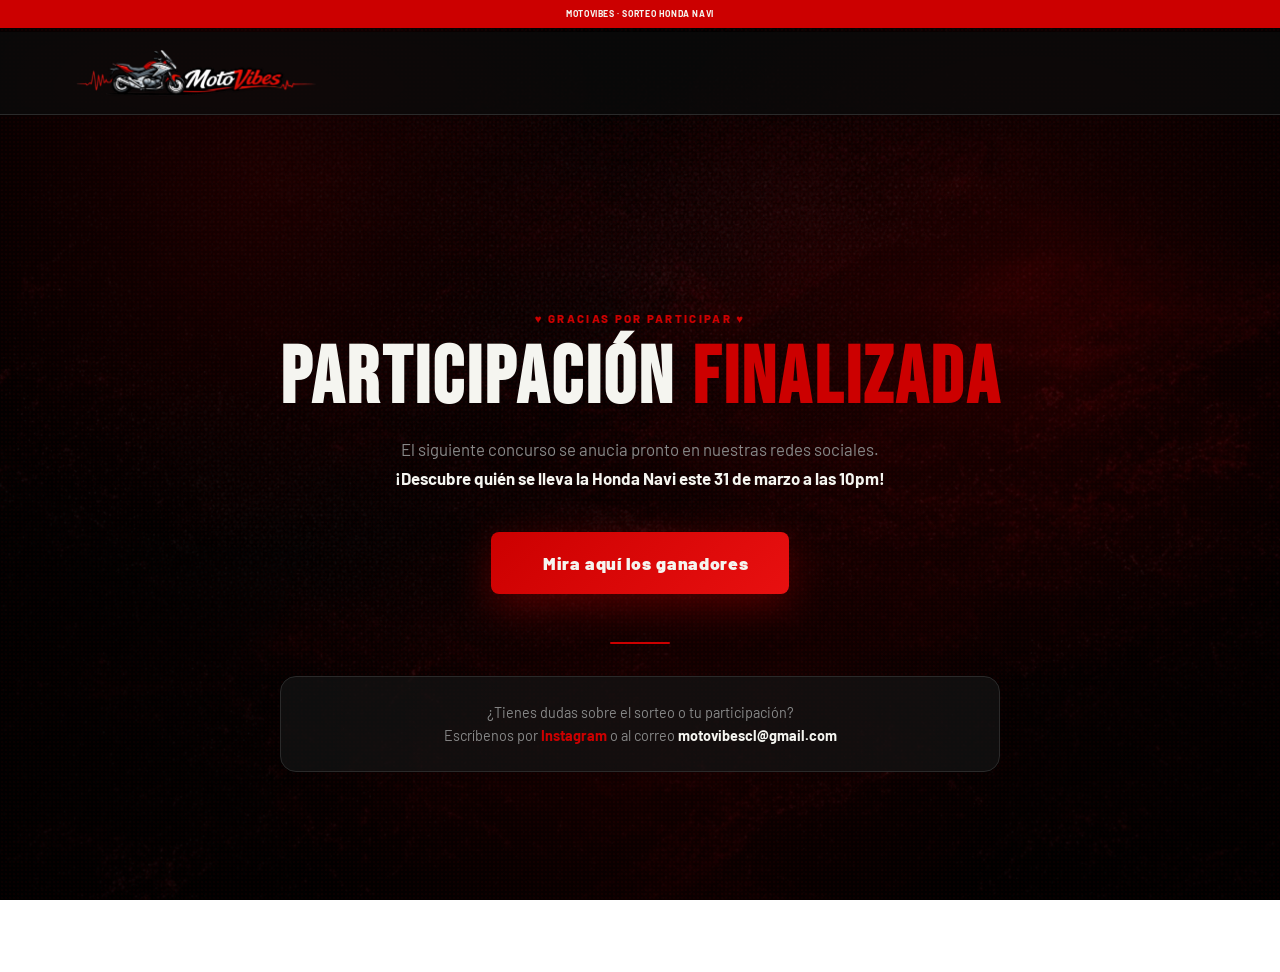
<file: index.html>
<!DOCTYPE html>
<html lang="es" dir="ltr">
<head>
  <meta charset="UTF-8">
  <meta http-equiv="X-UA-Compatible" content="IE=edge">
    <link rel="icon" type="image/png" href="images/favicon.png">
  <!-- SEO -->
  <meta name="description" content="Compra stickers y participa automáticamente en el sorteo de una moto Honda Navi.">
  <meta name="keywords" content="stickers Honda Navi, sorteo moto Chile, stickers moto Chile, MotoVibes, ganar moto, sorteo Honda">
  <meta name="author" content="MotoVibes">
  <meta name="robots" content="index, follow">
  <link rel="canonical" href="https://motovibes.cl/">

  <!-- Open Graph (redes sociales) -->
  <meta property="og:type" content="website">
  <meta property="og:url" content="https://motovibes.cl/">
  <meta property="og:title" content="MotoVibes — Compra stickers y gana una moto!">
  <meta property="og:description" content="Cada sticker tiene un código único. El día del sorteo uno de esos códigos se lleva la moto. ¿Será el tuyo?">
  <meta property="og:image" content="https://motovibes.cl/images/Logo1.png">
  <meta property="og:locale" content="es_CL">
  <meta property="og:site_name" content="MotoVibes">

  <!-- Twitter Card -->
  <meta name="twitter:card" content="summary_large_image">
  <meta name="twitter:title" content="MotoVibes — Compra stickers y gana una Honda Navi">
  <meta name="twitter:description" content="Cada sticker tiene un código único. El día del sorteo uno de esos códigos se lleva la moto.">
  <meta name="twitter:image" content="https://motovibes.cl/images/Logo1.png">
  <meta name="viewport" content="width=device-width, initial-scale=1.0, viewport-fit=cover">

  <title>MotoVibes - MotoVibes.cl</title>

  <meta name="description" content="Compra stickers y participa por una honda Navi">
  <meta name="theme-color" content="#CC0000">

  <meta property="og:title" content="MotoVibes">
  <meta property="og:description" content="Compra stickers y participa por una honda Navi">
  <meta property="og:type" content="website">

  <link rel="preconnect" href="https://fonts.googleapis.com">
  <link rel="preconnect" href="https://fonts.gstatic.com" crossorigin>
  <link
    href="https://fonts.googleapis.com/css2?family=Bebas+Neue&family=Barlow:wght@400;500;600;700;900&family=Barlow+Condensed:wght@700;900&display=swap"
    rel="stylesheet"
    media="print"
    onload="this.media='all'"
  >
  <noscript>
    <link href="https://fonts.googleapis.com/css2?family=Bebas+Neue&family=Barlow:wght@400;500;600;700;900&family=Barlow+Condensed:wght@700;900&display=swap" rel="stylesheet">
  </noscript>

  <link rel="stylesheet" href="styles.css">
</head>
<body>

<a href="#contenido-principal" class="skip">Saltar al contenido principal</a>

<!-- ══ TOPBAR ══════════════════════════════════════════ -->
<div class="topbar" role="complementary" aria-label="Información de la tienda">
  Participa por tu Navi · Pago seguro Flow · 
</div>

<!-- ══ HEADER ══════════════════════════════════════════ -->
<header role="banner">
  <nav aria-label="Navegación principal">
    <a href="#" class="nav-logo" aria-label="MotoVibes — Inicio">
      <img src="images/Logo1.png" alt="MotoVibes logo">
    </a>

    <ul class="nav-links" role="list">
      <li><a href="#como-funciona">¿Cómo funciona?</a></li>
      <li><a href="#pago-flow">Pago Flow</a></li>
    </ul>

    <button
      class="cart-btn"
      id="cart-open"
      type="button"
      aria-label="Abrir carrito de compras"
      aria-expanded="false"
      aria-controls="sidebar"
    >
      🛒 Carrito
      <span class="cart-badge" id="cart-badge" aria-live="polite" aria-atomic="true">0</span>
    </button>
  </nav>
</header>

<!-- ══ CONTENIDO PRINCIPAL ══════════════════════════════ -->
<main id="contenido-principal">

  <!-- ── Hero ─────────────────────────────────────────── -->
  <section class="hero" aria-labelledby="hero-titulo">
    <div class="hero-inner hero-centered">
      <div class="hero-logo-wrap" aria-hidden="true">
        <div class="hero-box">
          <img src="images/Logo1.png" alt="MotoVibes Logo" style="width:100%;height:100%;object-fit:contain;border-radius:inherit;z-index:1;">
        </div>
      </div>

      <div class="hero-eyebrow" aria-hidden="true">🔥 Fecha de sorteo: <span id="fecha-sorteo">30.04.2026</span></div>

      <div class="countdown-wrap" aria-live="polite">
        <div class="countdown-unit">
          <span class="countdown-num" id="cd-dias">--</span>
          <span class="countdown-label">Días</span>
        </div>
        <div class="countdown-sep">:</div>
        <div class="countdown-unit">
          <span class="countdown-num" id="cd-horas">--</span>
          <span class="countdown-label">Horas</span>
        </div>
        <div class="countdown-sep">:</div>
        <div class="countdown-unit">
          <span class="countdown-num" id="cd-mins">--</span>
          <span class="countdown-label">Min</span>
        </div>
        <div class="countdown-sep">:</div>
        <div class="countdown-unit">
          <span class="countdown-num" id="cd-segs">--</span>
          <span class="countdown-label">Seg</span>
        </div>
      </div>

      <h1 class="hero-title" id="hero-titulo">
        Moto<span class="accent">Vibes</span>
        <span class="sub">Compra tus stickers y participa automáticamente por una Honda Navi</span>
      </h1>

      <div class="hero-ctas">
        <a href="#stickers" class="btn-p">🔥 Comprar Stickers</a>
      </div>
    </div>
  </section>

  <!-- ── Carrusel ─────────────────────────────────────── -->
  <section class="carousel-wrap" aria-label="Galería de ilustraciones disponibles" aria-roledescription="carrusel">
    <p class="carousel-label">— <em>Stickers</em> · naviverso —</p>
    <div class="carousel-inner">
      <div class="carousel-track" id="carousel-track" role="list"></div>
    </div>
  </section>

  <!-- ── Stickers pricing ──────────────────────────────── -->
  <section id="stickers" class="stickers-sect reveal" aria-labelledby="stickers-titulo">
    <div class="stickers-inner">
      <div class="s-eye" aria-hidden="true">
        <div class="s-line"></div>
        <span class="s-tag">Participa por una Navi</span>
        <div class="s-line"></div>
      </div>
      <h2 class="s-title" id="stickers-titulo">Compra tus Stickers Hoy</h2>
      <p class="s-subt">El link de descarga de tus stickers te llegará por correo posterior a realizada la compra.</p>

      <div class="stickers-grid" role="list">

        <!-- Unidad -->
        <div class="scard reveal" role="listitem">
          <div class="scard-bg">
            <img src="images/Navi Portada.png" alt="Sticker individual">
            <div class="scard-overlay"></div>
          </div>
          <div class="scard-badge">Económico</div>
          <div class="scard-content">
            <div class="scard-tier">Unidad</div>
            <div class="scard-qty">1x Sticker</div>
            <div class="scard-price">$3.000</div>
          </div>
          <button class="scard-btn" onclick="addToCart('sticker-1')" type="button">
            Comprar Sticker
          </button>
        </div>

        <!-- Duo -->
        <div class="scard reveal" role="listitem">
          <div class="scard-bg">
            <img src="images/Navi Portada.png" alt="Sticker individual">
            <div class="scard-overlay"></div>
          </div>
          <div class="scard-badge">Conveniente</div>
          <div class="scard-content">
            <div class="scard-tier">Dúo</div>
            <div class="scard-qty">2x Stickers</div>
            <div class="scard-price">$5.000</div>
            <div class="scard-saving">Ahorras $1.000</div>
          </div>
          <button class="scard-btn" onclick="addToCart('sticker-2')" type="button">
            Comprar Sticker
          </button>
        </div>

        <!-- Pack x5 -->
        <div class="scard scard-featured" role="listitem">
          <div class="scard-bg">
            <img src="images/Navi Portada.png" alt="Pack 4 stickers ">
            <div class="scard-overlay"></div>
          </div>
          <div class="scard-badge scard-badge-hot">🔥 Más Vendido</div>
          <div class="scard-content">
            <div class="scard-tier">Pack X5</div>
            <div class="scard-qty">5x Stickers</div>
            <div class="scard-price">$10.000</div>
            <div class="scard-saving">Ahorras $5.000</div>
          </div>
          <button class="scard-btn scard-btn-red" onclick="addToCart('pack-5')" type="button">
            Comprar Stickers
          </button>
        </div>

      </div>
    </div>
  </section>

  <!-- ── Cómo funciona ─────────────────────────────────── -->
  <section id="como-funciona" class="how" aria-labelledby="how-titulo">
    <div class="how-inner">
      <div class="s-eye" aria-hidden="true">
        <div class="s-line"></div>
        <span class="s-tag">Simple y rápido</span>
        <div class="s-line"></div>
      </div>
      <h2 class="s-title" id="how-titulo">¿Cómo comprar?</h2>
      <p class="s-sub">En 4 pasos simples tienes tu ilustración lista.</p>

      <ul class="how-grid" aria-label="Pasos para comprar">
        <li class="step reveal">
          <div class="step-bg-num" aria-hidden="true">01</div>
          <div class="step-ico" aria-hidden="true">🎨</div>
          <h3>Elige tu sticker</h3>
          <p>Selecciona la opción de sticker individual o el pack</p>
        </li>
        <li class="step reveal">
          <div class="step-bg-num" aria-hidden="true">02</div>
          <div class="step-ico" aria-hidden="true">🛒</div>
          <h3>Abre el carrito</h3>
          <p>El carrito se abre al costado izquierdo. Revisa tu selección y el total.</p>
        </li>
        <li class="step reveal">
          <div class="step-bg-num" aria-hidden="true">03</div>
          <div class="step-ico" aria-hidden="true">💳</div>
          <h3>Paga con Flow</h3>
          <p>Haz clic en "Pagar con Flow" y completa tu pago con tarjeta o transferencia.</p>
        </li>
        <li class="step reveal">
          <div class="step-bg-num" aria-hidden="true">04</div>
          <div class="step-ico" aria-hidden="true">📥</div>
          <h3>Recibe tus stickers</h3>
          <p>Confirmado el pago, te llegará el link de descarga de los stickers al correo electrónico.</p>
        </li>
      </ul>
    </div>
  </section>

  <!-- ── Pago Flow ─────────────────────────────────────── -->
  <section id="pago-flow" class="flow-sect" aria-labelledby="flow-titulo">
    <div class="flow-inner">
      <div class="flow-txt">
        <div class="s-eye" aria-hidden="true" style="justify-content:flex-start;margin-bottom:0.5rem">
          <span class="s-tag">Pago seguro</span>
        </div>
        <h2 class="s-title" id="flow-titulo">
          Pagamos con <span style="color:var(--rojo)">Flow</span>
        </h2>
        <p>Flow es la plataforma de pagos online más utilizada en Chile. Acepta tarjetas de crédito, débito y transferencias de todos los bancos chilenos.</p>
        <p>Tu pago está protegido con cifrado SSL. Nunca guardamos datos de tu tarjeta.</p>
        <a href="#stickers" class="btn-p" style="margin-top:0.75rem">Comprar ahora</a>
      </div>

      <div class="flow-cards" role="list" aria-label="Métodos de pago aceptados">
        <div class="fcard" role="listitem">
          <div class="fcard-ico" aria-hidden="true">💳</div>
          <div>
            <h4>Tarjetas crédito y débito</h4>
            <p>Visa, Mastercard, AmEx — todos los bancos de Chile.</p>
          </div>
        </div>
        <div class="fcard" role="listitem">
          <div class="fcard-ico" aria-hidden="true">🏦</div>
          <div>
            <h4>Transferencia bancaria</h4>
            <p>BancoEstado, BCI, Santander, Banco de Chile, Itaú y más.</p>
          </div>
        </div>
        <div class="fcard" role="listitem">
          <div class="fcard-ico" aria-hidden="true">🔒</div>
          <div>
            <h4>Pago 100% seguro</h4>
            <p>Cifrado SSL, sin guardar datos de tarjeta. Certificado por Flow.</p>
          </div>
        </div>
        <div class="fcard" role="listitem">
          <div class="fcard-ico" aria-hidden="true">⚡</div>
          <div>
            <h4>Confirmación instantánea</h4>
            <p>Recibes confirmación al instante y tu pedido se procesa de inmediato.</p>
          </div>
        </div>
      </div>
    </div>
  </section>

</main>

<!-- ══ FOOTER ══════════════════════════════════════════ -->
<footer role="contentinfo">
  <div class="foot-inner">
    <div class="foot-brand">
      <a href="#" class="nav-logo" aria-label="MotoVibes — Inicio">
        <img src="images/Logo1.png" alt="MotoVibes logo">
      </a>
      <p>El sorteo se realiza entre todas las compras registradas antes de la fecha indicada.</p>
      <nav class="soc-row" aria-label="Redes sociales">
        <a href="https://www.instagram.com/motovibes.cl?igsh=ZWE2M2V4dHNpMzU1" class="soc" aria-label="Síguenos en Instagram" target="_blank" rel="noopener noreferrer"><img src="images/ig.png" alt="Instagram" style="object-fit:contain;"></a>
        <a href="#" class="soc" aria-label="Contáctanos por WhatsApp" target="_blank" rel="noopener noreferrer"><img src="images/wha.png" alt="Whatsapp" style="object-fit:contain;"></a>
        <a href="https://www.tiktok.com/@motovibescl?_r=1&_t=ZS-94eezN1CpwV" class="soc" aria-label="Síguenos en TikTok" target="_blank" rel="noopener noreferrer"><img src="images/tt.png" alt="Tiktok" style="object-fit:contain;"></a>
        <a href="#" class="soc" aria-label="Síguenos en Facebook" target="_blank" rel="noopener noreferrer"><img src="images/fb.png" alt="Facebook" style="object-fit:contain;"></a>
      </nav>
    </div>

    <nav class="foot-col" aria-label="Links de tienda">
      <h4>Tienda</h4>
      <ul>
        <li><a href="#como-funciona">Cómo comprar</a></li>
        <li><a href="#pago-flow">Pago Flow</a></li>
      </ul>
    </nav>

    <nav class="foot-col" aria-label="Links de ayuda">
      <h4>Ayuda</h4>
      <ul>
        <li><a href="contacto.html">Contacto</a></li>
        <li><a href="bases-legales.html">Bases legales</a></li>
      </ul>
    </nav>
  </div>

  <div class="foot-bottom">
    <span>Copyright © 2026 MotoVibes</span>
    <span>🔒 Pagos procesados por <a href="https://www.flow.cl" target="_blank" rel="noopener noreferrer" style="color:var(--gris-txt);text-decoration:underline">Flow</a></span>
  </div>
</footer>

<!-- ══ SIDEBAR CARRITO ══════════════════════════════════ -->
<div class="backdrop" id="backdrop" role="presentation" aria-hidden="true"></div>

<aside
  class="sidebar"
  id="sidebar"
  role="dialog"
  aria-modal="true"
  aria-label="Carrito de compras"
  aria-hidden="true"
>
  <div class="sb-head">
    <div class="sb-head-l">
      <h2>Carrito</h2>
      <span class="sb-count" id="sb-count" aria-live="polite" aria-atomic="true">0 items</span>
    </div>
    <button class="sb-close" id="cart-close" type="button" aria-label="Cerrar carrito">✕</button>
  </div>

  <div class="sb-body" id="sb-body">
    <div class="sb-empty" id="sb-empty" role="status">
      <div class="sb-empty-icon" aria-hidden="true">🛒</div>
      <p>
        Tu carrito está vacío.<br>
        <a href="#" id="empty-link">Explora la colección&nbsp;→</a>
      </p>
    </div>
    <div id="sb-items" aria-live="polite" aria-label="Productos en el carrito"></div>
  </div>

  <div class="sb-foot" id="sb-foot" style="display:none">
    <div class="sum-row">
      <span>Subtotal</span>
      <span id="sum-sub">$0</span>
    </div>
    <div class="sum-row">
      <span>Envío digital</span>
      <span style="color:#6bcb77">Gratis</span>
    </div>
    <div class="sum-row tot">
      <span>Total</span>
      <span class="sum-tot-val" id="sum-tot">$0</span>
    </div>

    <!-- ⚠️ URL debe generarse desde el servidor con la API Key de Flow en producción -->
    <a
      href="#"
      id="flow-pay-btn"
      class="flow-btn"
      role="button"
      aria-label="Ir a pagar"
      target="_blank"
    >
      💳&nbsp; Pagar
      <svg width="16" height="16" viewBox="0 0 24 24" fill="none" stroke="currentColor" stroke-width="2.5" stroke-linecap="round" stroke-linejoin="round" aria-hidden="true" focusable="false">
        <path d="M5 12h14M12 5l7 7-7 7"/>
      </svg>
    </a>

    <div class="flow-secure" aria-label="Información de seguridad">
      🔒 Pago seguro y encriptado · Flow Chile
    </div>

    <button class="cont-btn" id="cont-btn" type="button">← Seguir explorando</button>
  </div>
</aside>

<!-- ══ TOAST ════════════════════════════════════════════ -->
<div class="toast" id="toast" role="status" aria-live="polite" aria-atomic="true">
  <span id="toast-msg"></span>
</div>

<script src="main.js"></script>

  <script>
    // ── CUENTA REGRESIVA ─────────────────────────────
    // Cambia esta fecha cuando tengas la fecha real del sorteo
    // Formato: YYYY-MM-DD HH:MM:SS
    const FECHA_SORTEO = new Date('2026-04-30T15:00:00')

    function actualizarContador() {
      const ahora = new Date()
      const diff  = FECHA_SORTEO - ahora

      if (diff <= 0) {
        document.querySelector('.countdown-wrap').innerHTML =
          '<div class="countdown-fin">¡El sorteo ya ocurrió!</div>'
        return
      }

      const dias  = Math.floor(diff / (1000 * 60 * 60 * 24))
      const horas = Math.floor((diff % (1000 * 60 * 60 * 24)) / (1000 * 60 * 60))
      const mins  = Math.floor((diff % (1000 * 60 * 60)) / (1000 * 60))
      const segs  = Math.floor((diff % (1000 * 60)) / 1000)

      document.getElementById('cd-dias').textContent  = String(dias).padStart(2, '0')
      document.getElementById('cd-horas').textContent = String(horas).padStart(2, '0')
      document.getElementById('cd-mins').textContent  = String(mins).padStart(2, '0')
      document.getElementById('cd-segs').textContent  = String(segs).padStart(2, '0')
    }

    actualizarContador()
    setInterval(actualizarContador, 1000)

    // Redirigir a sorteo-cerrado.html cuando el contador llegue a 0
    function verificarSorteo() {
      if (new Date() >= FECHA_SORTEO) {
        window.location.href = 'sorteo-cerrado.html'
      }
    }
    verificarSorteo()
    setInterval(verificarSorteo, 5000) // Verifica cada 5 segundos
  </script>
</body>
</html>
</file>
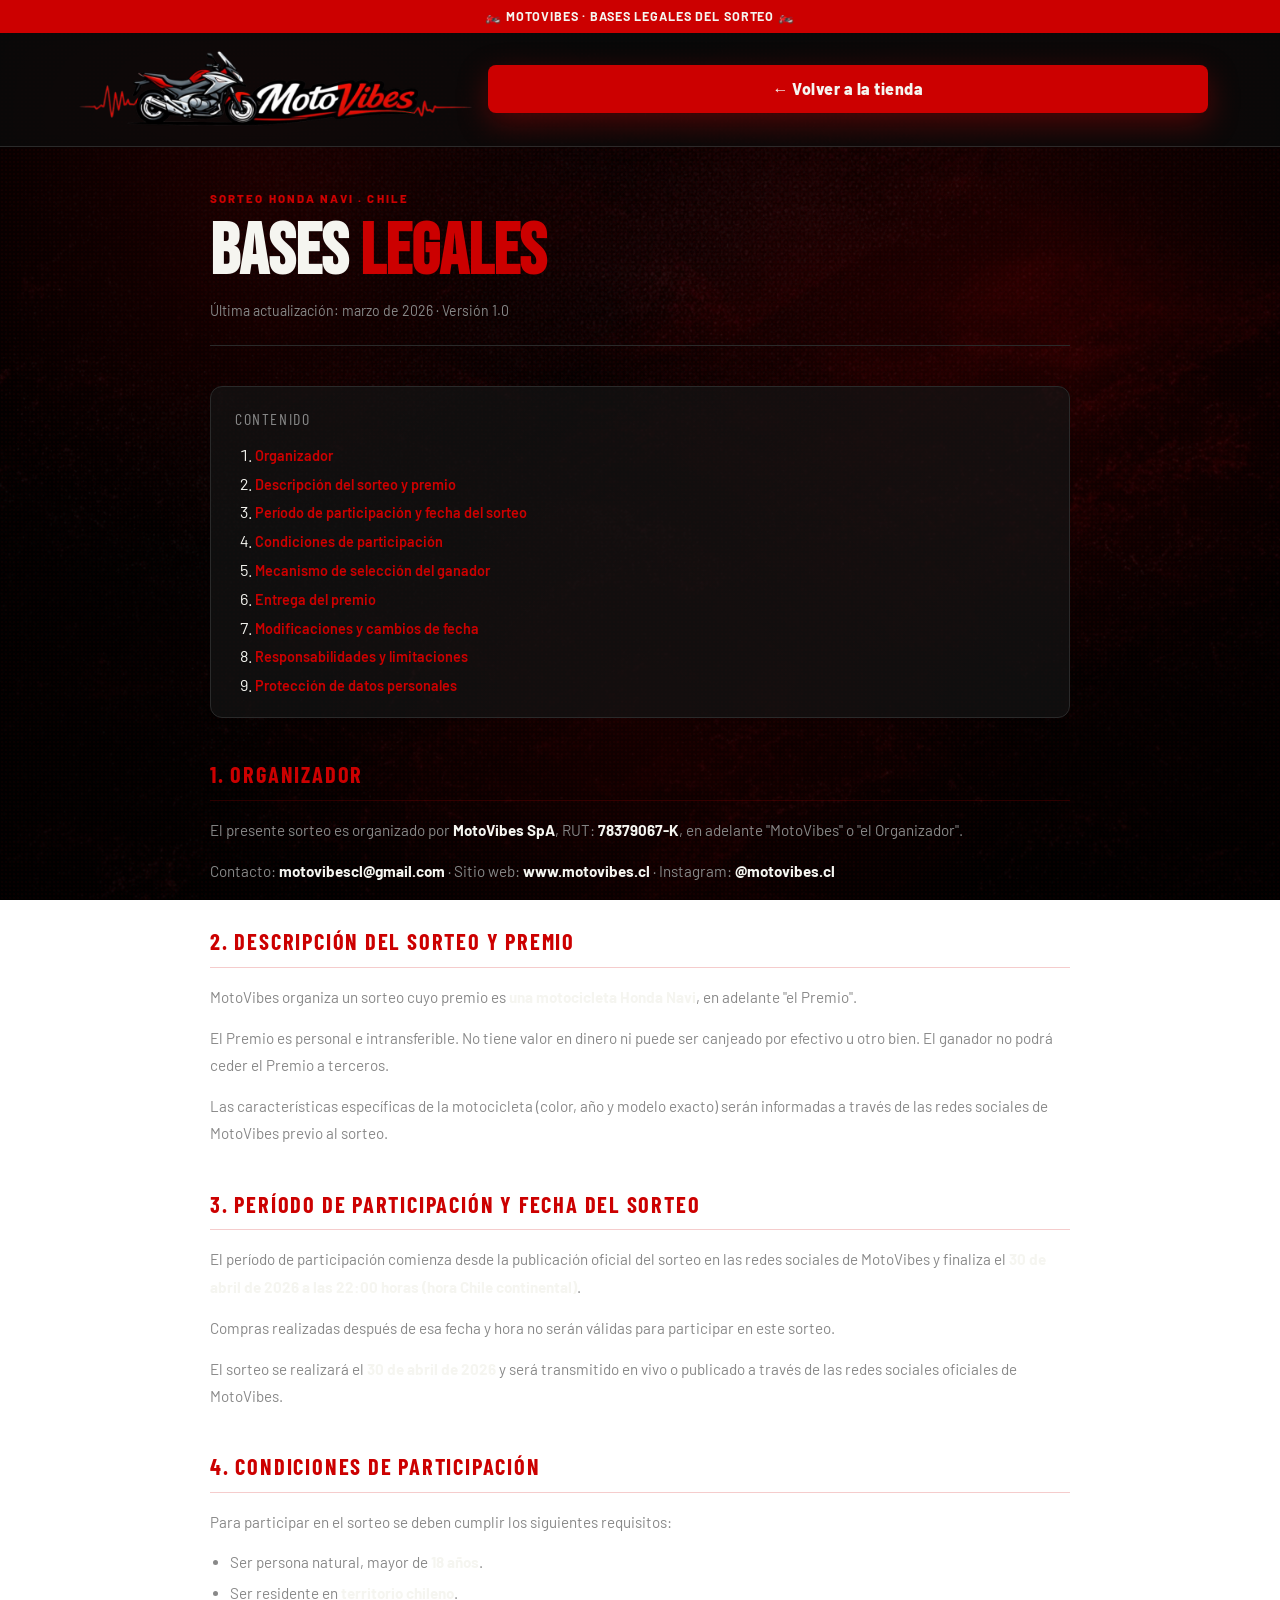
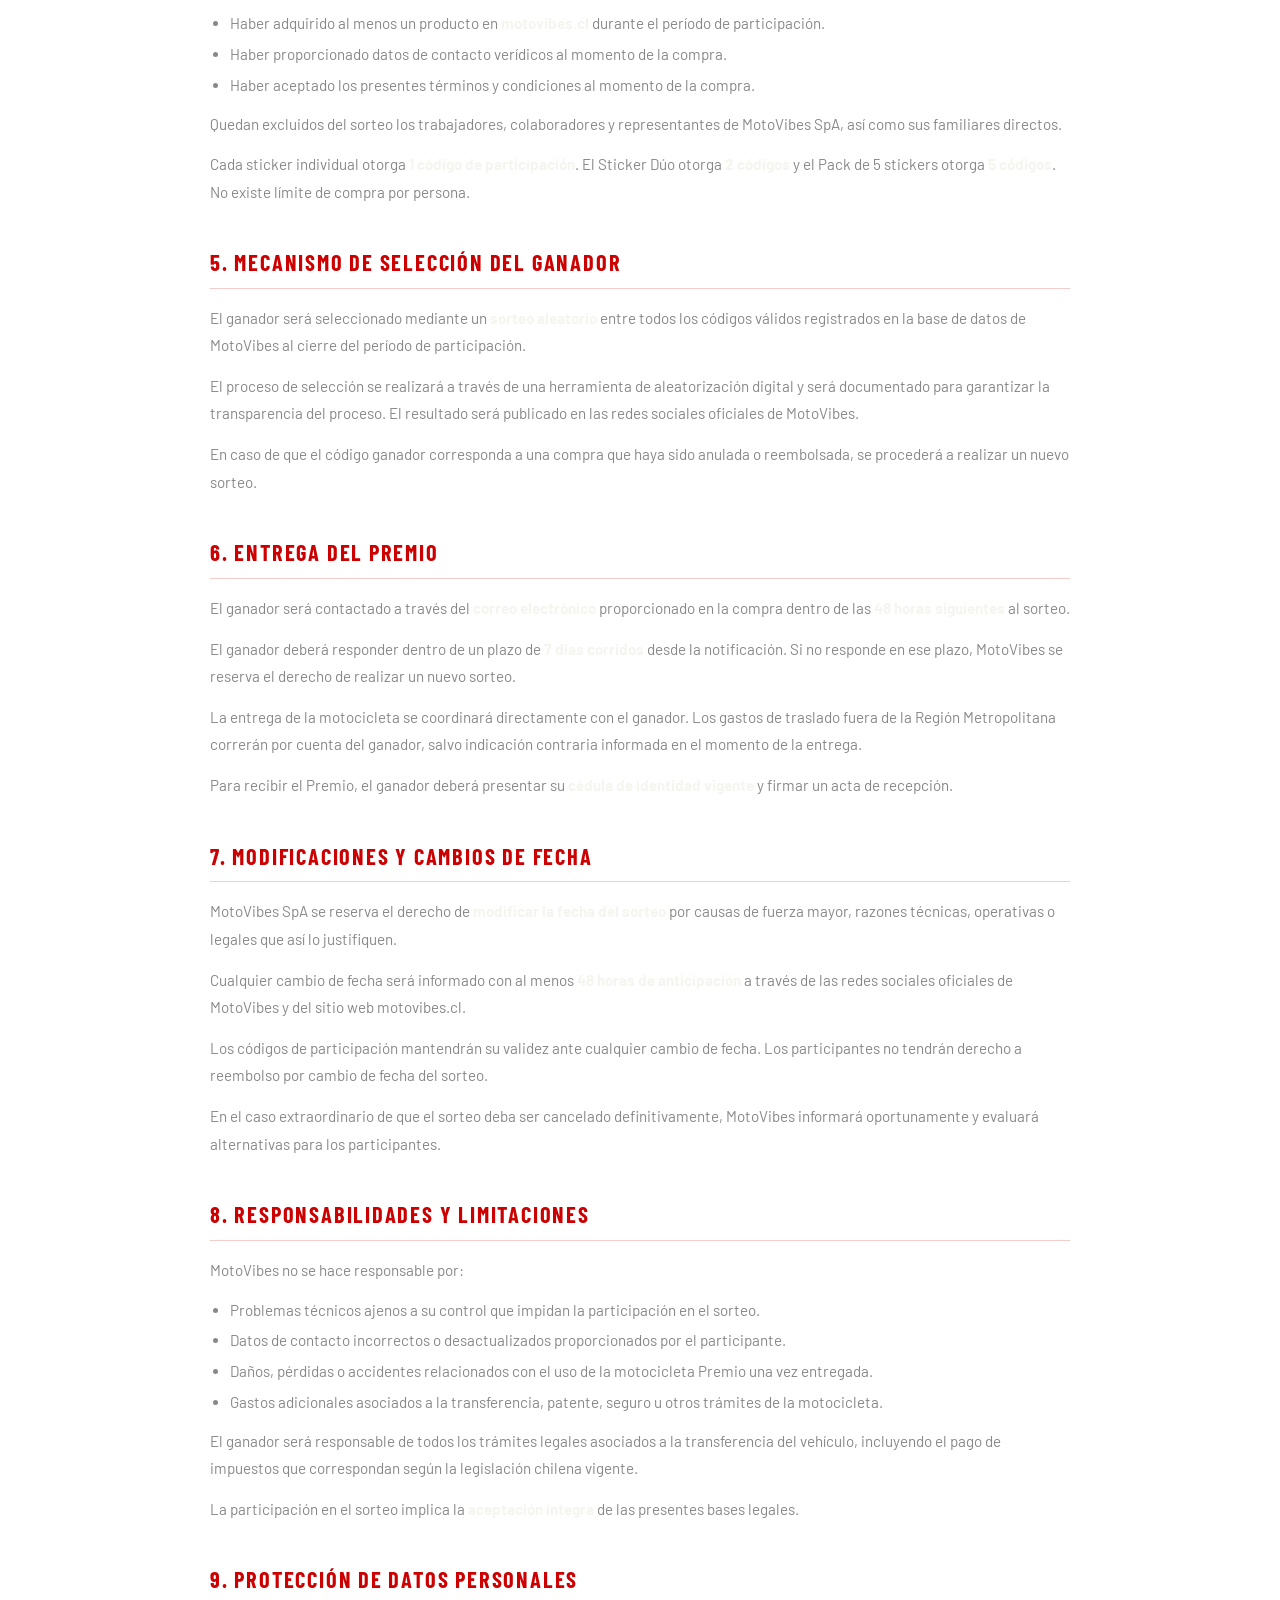
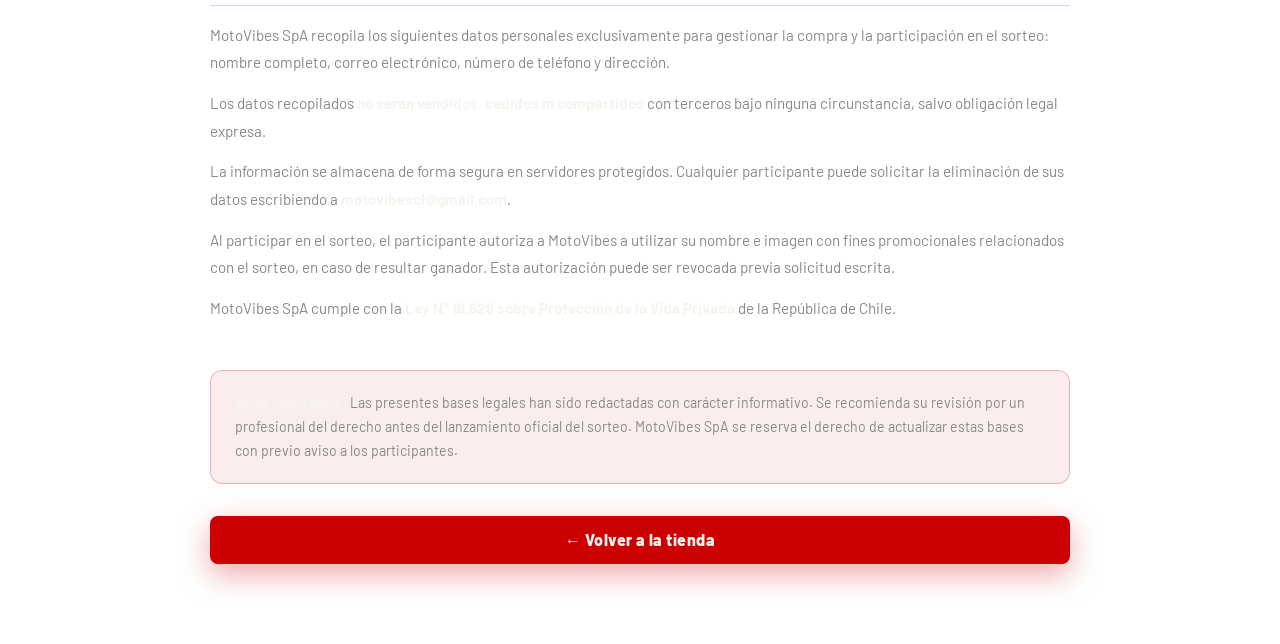
<file: bases-legales.html>
<!DOCTYPE html>
<html lang="es">
<head>
  <meta charset="UTF-8">
  <link rel="icon" type="image/png" href="images/favicon.png">
  <meta name="viewport" content="width=device-width, initial-scale=1.0">
  <title>Bases Legales | MotoVibes</title>
  <meta name="robots" content="index, follow">
  <meta name="description" content="Bases legales del sorteo MotoVibes. Conoce las condiciones de participación, mecanismo de selección del ganador y política de privacidad.">
  <link rel="preconnect" href="https://fonts.googleapis.com">
  <link rel="preconnect" href="https://fonts.gstatic.com" crossorigin>
  <link href="https://fonts.googleapis.com/css2?family=Bebas+Neue&family=Barlow:wght@400;500;600;700;900&family=Barlow+Condensed:wght@700;900&display=swap" rel="stylesheet">
  <link rel="stylesheet" href="styles.css">
  <style>
    .bases-wrap {
      min-height: calc(100vh - 70px);
      padding: 3rem 1rem 5rem;
      position: relative;
      z-index: 1;
    }

    .bases-shell {
      max-width: 860px;
      margin: 0 auto;
    }

    .bases-head {
      margin-bottom: 2.5rem;
      padding-bottom: 1.5rem;
      border-bottom: 1px solid var(--gris-bor);
    }

    .bases-kicker {
      color: var(--rojo);
      text-transform: uppercase;
      letter-spacing: .18em;
      font-size: .72rem;
      font-weight: 800;
      margin-bottom: .75rem;
    }

    .bases-title {
      font-family: 'Bebas Neue', Impact, sans-serif;
      font-size: clamp(2.5rem, 6vw, 4.5rem);
      line-height: .95;
      margin-bottom: .75rem;
    }

    .bases-title span { color: var(--rojo); }

    .bases-meta {
      color: var(--gris-txt);
      font-size: .88rem;
    }

    /* Índice */
    .bases-index {
      background: rgba(20,20,20,.7);
      border: 1px solid var(--gris-bor);
      border-radius: var(--rad-lg);
      padding: 1.25rem 1.5rem;
      margin-bottom: 2.5rem;
    }

    .bases-index-title {
      font-family: 'Barlow Condensed', sans-serif;
      font-size: 1rem;
      text-transform: uppercase;
      letter-spacing: .1em;
      color: var(--gris-txt);
      margin-bottom: .75rem;
    }

    .bases-index ol {
      margin: 0;
      padding-left: 1.25rem;
      display: grid;
      gap: .3rem;
    }

    .bases-index li a {
      color: var(--rojo);
      text-decoration: none;
      font-size: .9rem;
      font-weight: 600;
      transition: opacity .2s;
    }

    .bases-index li a:hover { opacity: .7; }

    /* Secciones */
    .bases-section {
      margin-bottom: 2.5rem;
      scroll-margin-top: 180px;
    }

    .bases-section h2 {
      font-family: 'Barlow Condensed', sans-serif;
      font-size: 1.4rem;
      text-transform: uppercase;
      letter-spacing: .08em;
      color: var(--rojo);
      margin-bottom: 1rem;
      padding-bottom: .5rem;
      border-bottom: 1px solid rgba(204,0,0,.2);
    }

    .bases-section p {
      color: var(--gris-txt);
      font-size: .95rem;
      line-height: 1.8;
      margin-bottom: .85rem;
    }

    .bases-section p:last-child { margin-bottom: 0; }

    .bases-section strong { color: var(--blanco); }

    .bases-section ul {
      margin: .5rem 0 .85rem 1.25rem;
      display: grid;
      gap: .4rem;
    }

    .bases-section ul li {
      color: var(--gris-txt);
      font-size: .95rem;
      line-height: 1.6;
    }

    .bases-section ul li strong { color: var(--blanco); }

    /* Aviso legal */
    .bases-aviso {
      background: rgba(204,0,0,.07);
      border: 1px solid rgba(204,0,0,.25);
      border-radius: var(--rad-lg);
      padding: 1.25rem 1.5rem;
      margin-top: 3rem;
    }

    .bases-aviso p {
      color: var(--gris-txt);
      font-size: .88rem;
      line-height: 1.7;
      margin: 0;
    }

    .bases-aviso strong { color: var(--blanco); }

    /* Volver */
    .bases-back {
      margin-top: 2rem;
      display: flex;
      justify-content: center;
    }

    @media (max-width: 640px) {
      .bases-wrap { padding: 2rem .75rem 4rem; }
      .bases-index { padding: 1rem; }
    }
  </style>
</head>
<body>
  <div class="topbar">🏍️ MotoVibes · Bases Legales del Sorteo 🏍️</div>

  <header role="banner">
    <nav aria-label="Navegación principal">
      <a href="index.html" class="nav-logo" aria-label="MotoVibes — Inicio">
        <img src="images/Logo1.png" alt="MotoVibes logo">
      </a>
      <a href="index.html" class="btn-p checkout-back">← Volver a la tienda</a>
    </nav>
  </header>

  <main class="bases-wrap">
    <div class="bases-shell">

      <!-- Encabezado -->
      <div class="bases-head">
        <p class="bases-kicker">Sorteo Honda Navi · Chile</p>
        <h1 class="bases-title">Bases <span>Legales</span></h1>
        <p class="bases-meta">Última actualización: marzo de 2026 · Versión 1.0</p>
      </div>

      <!-- Índice -->
      <div class="bases-index">
        <p class="bases-index-title">Contenido</p>
        <ol>
          <li><a href="#organizador">Organizador</a></li>
          <li><a href="#premio">Descripción del sorteo y premio</a></li>
          <li><a href="#periodo">Período de participación y fecha del sorteo</a></li>
          <li><a href="#condiciones">Condiciones de participación</a></li>
          <li><a href="#mecanismo">Mecanismo de selección del ganador</a></li>
          <li><a href="#entrega">Entrega del premio</a></li>
          <li><a href="#cambios">Modificaciones y cambios de fecha</a></li>
          <li><a href="#responsabilidades">Responsabilidades y limitaciones</a></li>
          <li><a href="#privacidad">Protección de datos personales</a></li>
        </ol>
      </div>

      <!-- 1. Organizador -->
      <section class="bases-section" id="organizador">
        <h2>1. Organizador</h2>
        <p>El presente sorteo es organizado por <strong>MotoVibes SpA</strong>, RUT: <strong>78379067-K</strong>, en adelante "MotoVibes" o "el Organizador".</p>
        <p>Contacto: <strong>motovibescl@gmail.com</strong> · Sitio web: <strong>www.motovibes.cl</strong> · Instagram: <strong>@motovibes.cl</strong></p>
      </section>

      <!-- 2. Premio -->
      <section class="bases-section" id="premio">
        <h2>2. Descripción del sorteo y premio</h2>
        <p>MotoVibes organiza un sorteo cuyo premio es <strong>una motocicleta Honda Navi</strong>, en adelante "el Premio".</p>
        <p>El Premio es personal e intransferible. No tiene valor en dinero ni puede ser canjeado por efectivo u otro bien. El ganador no podrá ceder el Premio a terceros.</p>
        <p>Las características específicas de la motocicleta (color, año y modelo exacto) serán informadas a través de las redes sociales de MotoVibes previo al sorteo.</p>
      </section>

      <!-- 3. Período -->
      <section class="bases-section" id="periodo">
        <h2>3. Período de participación y fecha del sorteo</h2>
        <p>El período de participación comienza desde la publicación oficial del sorteo en las redes sociales de MotoVibes y finaliza el <strong>30 de abril de 2026 a las 22:00 horas (hora Chile continental)</strong>.</p>
        <p>Compras realizadas después de esa fecha y hora no serán válidas para participar en este sorteo.</p>
        <p>El sorteo se realizará el <strong>30 de abril de 2026</strong> y será transmitido en vivo o publicado a través de las redes sociales oficiales de MotoVibes.</p>
      </section>

      <!-- 4. Condiciones -->
      <section class="bases-section" id="condiciones">
        <h2>4. Condiciones de participación</h2>
        <p>Para participar en el sorteo se deben cumplir los siguientes requisitos:</p>
        <ul>
          <li>Ser persona natural, mayor de <strong>18 años</strong>.</li>
          <li>Ser residente en <strong>territorio chileno</strong>.</li>
          <li>Haber adquirido al menos un producto en <strong>motovibes.cl</strong> durante el período de participación.</li>
          <li>Haber proporcionado datos de contacto verídicos al momento de la compra.</li>
          <li>Haber aceptado los presentes términos y condiciones al momento de la compra.</li>
        </ul>
        <p>Quedan excluidos del sorteo los trabajadores, colaboradores y representantes de MotoVibes SpA, así como sus familiares directos.</p>
        <p>Cada sticker individual otorga <strong>1 código de participación</strong>. El Sticker Dúo otorga <strong>2 códigos</strong> y el Pack de 5 stickers otorga <strong>5 códigos</strong>. No existe límite de compra por persona.</p>
      </section>

      <!-- 5. Mecanismo -->
      <section class="bases-section" id="mecanismo">
        <h2>5. Mecanismo de selección del ganador</h2>
        <p>El ganador será seleccionado mediante un <strong>sorteo aleatorio</strong> entre todos los códigos válidos registrados en la base de datos de MotoVibes al cierre del período de participación.</p>
        <p>El proceso de selección se realizará a través de una herramienta de aleatorización digital y será documentado para garantizar la transparencia del proceso. El resultado será publicado en las redes sociales oficiales de MotoVibes.</p>
        <p>En caso de que el código ganador corresponda a una compra que haya sido anulada o reembolsada, se procederá a realizar un nuevo sorteo.</p>
      </section>

      <!-- 6. Entrega -->
      <section class="bases-section" id="entrega">
        <h2>6. Entrega del premio</h2>
        <p>El ganador será contactado a través del <strong>correo electrónico</strong> proporcionado en la compra dentro de las <strong>48 horas siguientes</strong> al sorteo.</p>
        <p>El ganador deberá responder dentro de un plazo de <strong>7 días corridos</strong> desde la notificación. Si no responde en ese plazo, MotoVibes se reserva el derecho de realizar un nuevo sorteo.</p>
        <p>La entrega de la motocicleta se coordinará directamente con el ganador. Los gastos de traslado fuera de la Región Metropolitana correrán por cuenta del ganador, salvo indicación contraria informada en el momento de la entrega.</p>
        <p>Para recibir el Premio, el ganador deberá presentar su <strong>cédula de identidad vigente</strong> y firmar un acta de recepción.</p>
      </section>

      <!-- 7. Cambios de fecha -->
      <section class="bases-section" id="cambios">
        <h2>7. Modificaciones y cambios de fecha</h2>
        <p>MotoVibes SpA se reserva el derecho de <strong>modificar la fecha del sorteo</strong> por causas de fuerza mayor, razones técnicas, operativas o legales que así lo justifiquen.</p>
        <p>Cualquier cambio de fecha será informado con al menos <strong>48 horas de anticipación</strong> a través de las redes sociales oficiales de MotoVibes y del sitio web motovibes.cl.</p>
        <p>Los códigos de participación mantendrán su validez ante cualquier cambio de fecha. Los participantes no tendrán derecho a reembolso por cambio de fecha del sorteo.</p>
        <p>En el caso extraordinario de que el sorteo deba ser cancelado definitivamente, MotoVibes informará oportunamente y evaluará alternativas para los participantes.</p>
      </section>

      <!-- 8. Responsabilidades -->
      <section class="bases-section" id="responsabilidades">
        <h2>8. Responsabilidades y limitaciones</h2>
        <p>MotoVibes no se hace responsable por:</p>
        <ul>
          <li>Problemas técnicos ajenos a su control que impidan la participación en el sorteo.</li>
          <li>Datos de contacto incorrectos o desactualizados proporcionados por el participante.</li>
          <li>Daños, pérdidas o accidentes relacionados con el uso de la motocicleta Premio una vez entregada.</li>
          <li>Gastos adicionales asociados a la transferencia, patente, seguro u otros trámites de la motocicleta.</li>
        </ul>
        <p>El ganador será responsable de todos los trámites legales asociados a la transferencia del vehículo, incluyendo el pago de impuestos que correspondan según la legislación chilena vigente.</p>
        <p>La participación en el sorteo implica la <strong>aceptación íntegra</strong> de las presentes bases legales.</p>
      </section>

      <!-- 9. Privacidad -->
      <section class="bases-section" id="privacidad">
        <h2>9. Protección de datos personales</h2>
        <p>MotoVibes SpA recopila los siguientes datos personales exclusivamente para gestionar la compra y la participación en el sorteo: nombre completo, correo electrónico, número de teléfono y dirección.</p>
        <p>Los datos recopilados <strong>no serán vendidos, cedidos ni compartidos</strong> con terceros bajo ninguna circunstancia, salvo obligación legal expresa.</p>
        <p>La información se almacena de forma segura en servidores protegidos. Cualquier participante puede solicitar la eliminación de sus datos escribiendo a <strong>motovibescl@gmail.com</strong>.</p>
        <p>Al participar en el sorteo, el participante autoriza a MotoVibes a utilizar su nombre e imagen con fines promocionales relacionados con el sorteo, en caso de resultar ganador. Esta autorización puede ser revocada previa solicitud escrita.</p>
        <p>MotoVibes SpA cumple con la <strong>Ley N° 19.628 sobre Protección de la Vida Privada</strong> de la República de Chile.</p>
      </section>

      <!-- Aviso legal -->
      <div class="bases-aviso">
        <p>
          <strong>Aviso importante:</strong> Las presentes bases legales han sido redactadas con carácter informativo.
          Se recomienda su revisión por un profesional del derecho antes del lanzamiento oficial del sorteo.
          MotoVibes SpA se reserva el derecho de actualizar estas bases con previo aviso a los participantes.
        </p>
      </div>

      <div class="bases-back">
        <a href="index.html" class="btn-p">← Volver a la tienda</a>
      </div>

    </div>
  </main>

  <script>
    window.addEventListener('scroll', () => {
      document.querySelector('header').classList.toggle('scrolled', window.scrollY > 20)
    })
  </script>
</body>
</html>
</file>
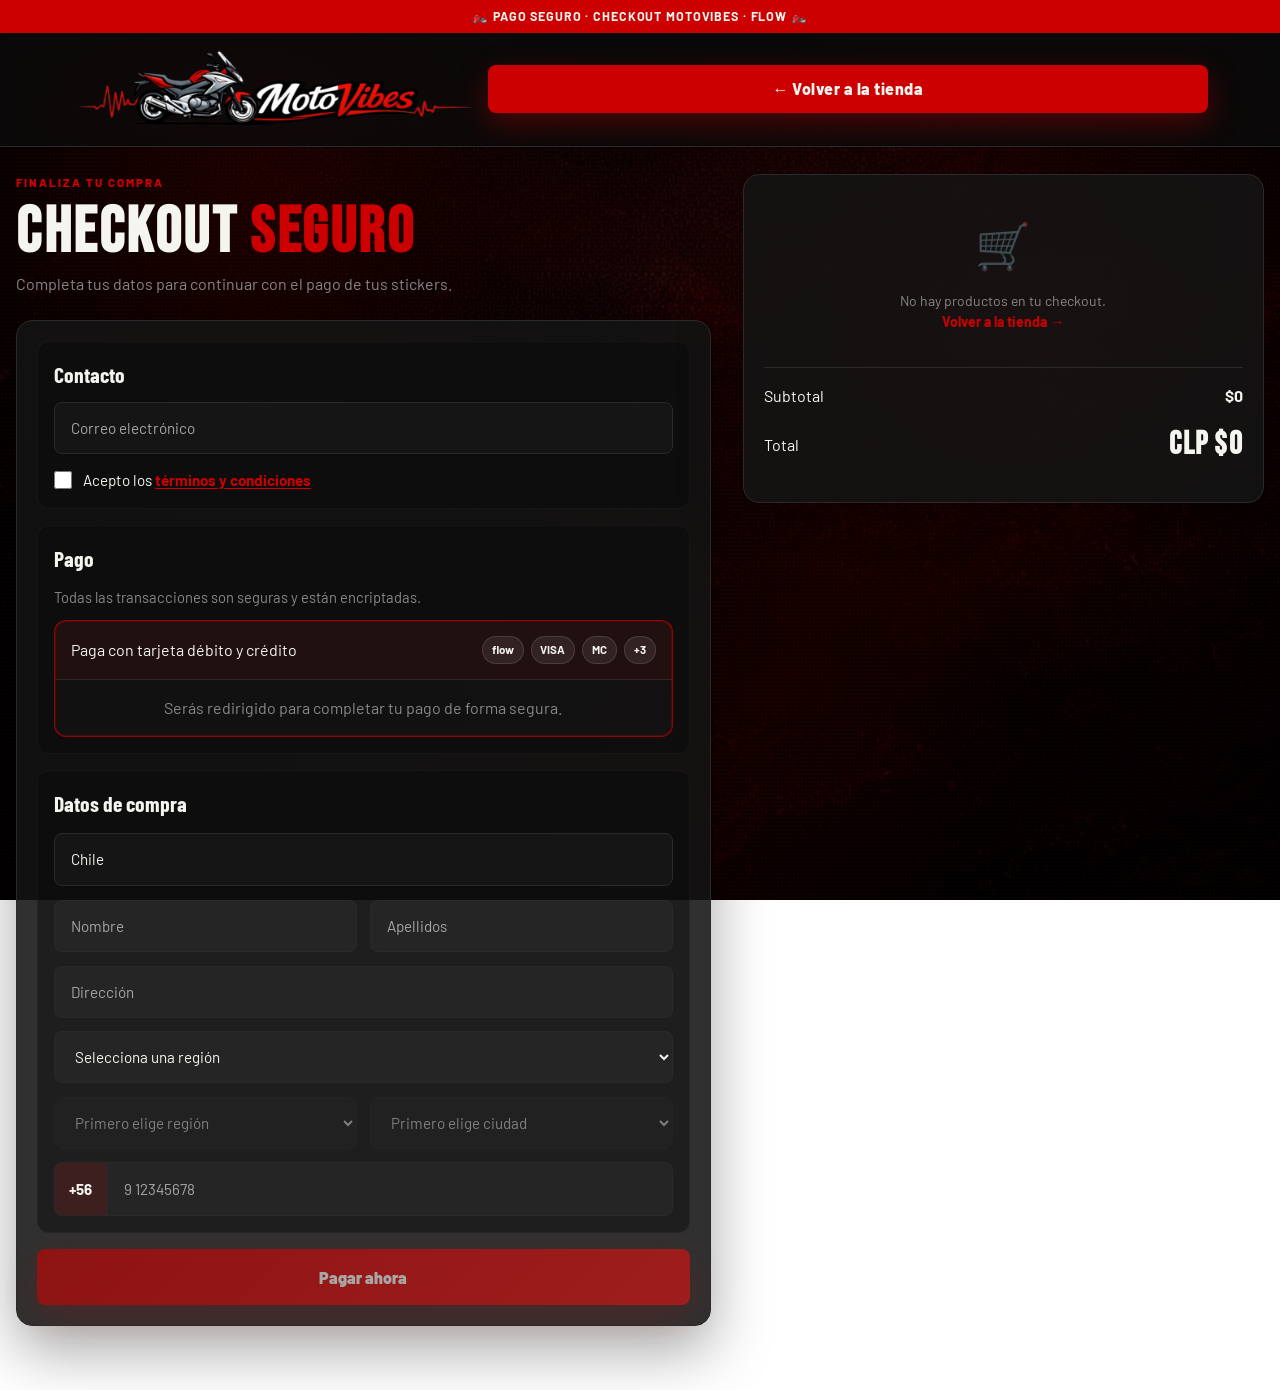
<file: checkout.html>
<!DOCTYPE html>
<html lang="es">
<head>
  <meta charset="UTF-8">
    <link rel="icon" type="image/png" href="images/favicon.png">
  <!-- SEO -->
  <meta name="description" content="Finaliza tu compra de stickers MotoVibes de forma segura. Pago con Flow, tarjeta débito y crédito.">
  <meta name="robots" content="noindex, nofollow">
  <link rel="canonical" href="https://motovibes.cl/checkout.html">
  <meta name="viewport" content="width=device-width, initial-scale=1.0">
  <title>Checkout | MotoVibes</title>
  <link rel="preconnect" href="https://fonts.googleapis.com">
  <link rel="preconnect" href="https://fonts.gstatic.com" crossorigin>
  <link href="https://fonts.googleapis.com/css2?family=Bebas+Neue&family=Barlow:wght@400;500;600;700;900&family=Barlow+Condensed:wght@700;900&display=swap" rel="stylesheet">
  <link rel="stylesheet" href="styles.css">
  <link rel="stylesheet" href="checkout.css">
</head>
<body class="checkout-body">
  <div class="topbar">🏍️ Pago seguro · Checkout MotoVibes · Flow 🏍️</div>

  <header role="banner">
    <nav aria-label="Navegación principal">
      <a href="index.html" class="nav-logo" aria-label="MotoVibes — Inicio">
        <img src="images/Logo1.png" alt="MotoVibes logo">
      </a>

      <a href="index.html" class="btn-p checkout-back">← Volver a la tienda</a>
    </nav>
  </header>

  <main class="checkout-page">
    <section class="checkout-shell">
      <div class="checkout-left">
        <div class="checkout-head reveal visible">
          <p class="checkout-kicker">Finaliza tu compra</p>
          <h1 class="checkout-title">Checkout <span>seguro</span></h1>
          <p class="checkout-sub">Completa tus datos para continuar con el pago de tus stickers.</p>
        </div>

        <form id="checkout-form" class="checkout-card reveal visible">
          <div class="form-block">
            <h2>Contacto</h2>
            <input type="email" name="email" placeholder="Correo electrónico" required>

            <label class="check-row">
              <input type="checkbox" name="terms" required>
              <span>Acepto los <button type="button" class="terms-link" onclick="abrirTerminos()">términos y condiciones</button></span>
            </label>
          </div>

          <div class="form-block">
            <h2>Pago</h2>
            <p class="pay-note">Todas las transacciones son seguras y están encriptadas.</p>

            <div class="pay-method active">
              <div class="pay-method-top">
                <span>Paga con tarjeta débito y crédito</span>
                <div class="pay-badges">
                  <span>flow</span>
                  <span>VISA</span>
                  <span>MC</span>
                  <span>+3</span>
                </div>
              </div>
              <p>Serás redirigido para completar tu pago de forma segura.</p>
            </div>
          </div>

          <div class="form-block">
            <h2>Datos de compra</h2>

            <div class="grid-1">
              <input type="hidden" name="country" value="Chile">
              <div class="country-static">Chile</div>
            </div>

            <div class="grid-2">
              <input type="text" name="nombre" placeholder="Nombre" required>
              <input type="text" name="apellidos" placeholder="Apellidos" required>
            </div>

            <div class="grid-1">
              <input type="text" name="direccion" placeholder="Dirección" required>
            </div>

            <div class="grid-1">
              <select name="region" id="sel-region" required>
                <option value="">Selecciona una región</option>
              </select>
            </div>

            <div class="grid-2">
              <select name="ciudad" id="sel-ciudad" required disabled>
                <option value="">Primero elige región</option>
              </select>
              <select name="comuna" id="sel-comuna" required disabled>
                <option value="">Primero elige ciudad</option>
              </select>
            </div>

            <div class="grid-1">
              <div class="phone-wrap">
                <span class="phone-prefix">+56</span>
                <input type="tel" name="telefono" id="inp-telefono" placeholder="9 12345678" maxlength="9" pattern="9[0-9]{8}" required>
              </div>
            </div>
          </div>

          <button type="submit" class="checkout-submit">Pagar ahora</button>
        </form>
      </div>

      <aside class="checkout-right reveal visible">
        <div class="summary-card">
          <div id="checkout-items" class="summary-items"></div>

          <div class="summary-totals">
            <div class="summary-row">
              <span>Subtotal</span>
              <strong id="checkout-subtotal">$0</strong>
            </div>
            <div class="summary-row total">
              <span>Total</span>
              <strong id="checkout-total">CLP $0</strong>
            </div>
            <div class="summary-save" id="checkout-save"></div>
          </div>
        </div>
      </aside>
    </section>
  </main>

  <script src="checkout-geo.js"></script>
  <script src="checkout.js"></script>

  <!-- ── Modal Términos y Condiciones ──────────────── -->
  <div class="terms-overlay" id="terms-overlay" role="dialog" aria-modal="true" aria-labelledby="terms-title">
    <div class="terms-modal">
      <div class="terms-header">
        <h2 id="terms-title">Términos y Condiciones</h2>
        <button class="terms-close" onclick="cerrarTerminos()" aria-label="Cerrar">✕</button>
      </div>
      <div class="terms-body">

        <section class="terms-section">
          <h3>1. Condiciones de participación</h3>
          <p>Al adquirir cualquier producto en MotoVibes, el comprador participa automáticamente en el sorteo de una motocicleta Honda Navi. La participación está abierta a personas mayores de 18 años residentes en Chile.</p>
          <p>Cada sticker individual otorga <strong>1 código único</strong> de participación. El Sticker Dúo otorga <strong>2 códigos</strong> y el Pack de 5 stickers otorga <strong>5 códigos</strong>. A mayor cantidad de stickers adquiridos, mayores probabilidades de ganar.</p>
          <p>Los códigos son únicos, intransferibles y están asociados al nombre y correo electrónico del comprador. No se aceptarán transferencias de códigos entre personas.</p>
          <p>El sorteo se realizará en la fecha indicada en el sitio web y de manera pública a través de las redes sociales de MotoVibes. El ganador será contactado mediante el correo electrónico proporcionado en la compra.</p>
          <p>MotoVibes se reserva el derecho de modificar la fecha del sorteo con aviso previo a través de sus redes sociales.</p>
        </section>

        <section class="terms-section">
          <h3>2. Política de privacidad de datos</h3>
          <p>MotoVibes recopila los siguientes datos personales con el único fin de gestionar la compra y la participación en el sorteo: nombre completo, correo electrónico, número de teléfono y dirección.</p>
          <p>Los datos recopilados <strong>no serán vendidos, cedidos ni compartidos</strong> con terceros bajo ninguna circunstancia, salvo obligación legal.</p>
          <p>La información se almacena de forma segura en servidores protegidos. El comprador puede solicitar la eliminación de sus datos en cualquier momento escribiendo a <strong>motovibescl@gmail.com</strong>.</p>
          <p>Al completar la compra, el usuario autoriza a MotoVibes a enviarle comunicaciones relacionadas con el sorteo y futuros concursos. Esta autorización puede revocarse en cualquier momento.</p>
          <p>MotoVibes cumple con la Ley N° 19.628 sobre Protección de la Vida Privada de Chile.</p>
        </section>

      </div>
      <div class="terms-footer">
        <button class="terms-accept" onclick="aceptarTerminos()">Entendido ✓</button>
      </div>
    </div>
  </div>

  <script>
    function abrirTerminos() {
      document.getElementById('terms-overlay').classList.add('open')
      document.body.style.overflow = 'hidden'
    }
    function cerrarTerminos() {
      document.getElementById('terms-overlay').classList.remove('open')
      document.body.style.overflow = ''
    }
    function aceptarTerminos() {
      const checkbox = document.querySelector('input[name="terms"]')
      if (checkbox) checkbox.checked = true
      cerrarTerminos()
    }
    document.getElementById('terms-overlay').addEventListener('click', function(e) {
      if (e.target === this) cerrarTerminos()
    })
    document.addEventListener('keydown', e => {
      if (e.key === 'Escape') cerrarTerminos()
    })
  </script>
</body>
</html>
</file>
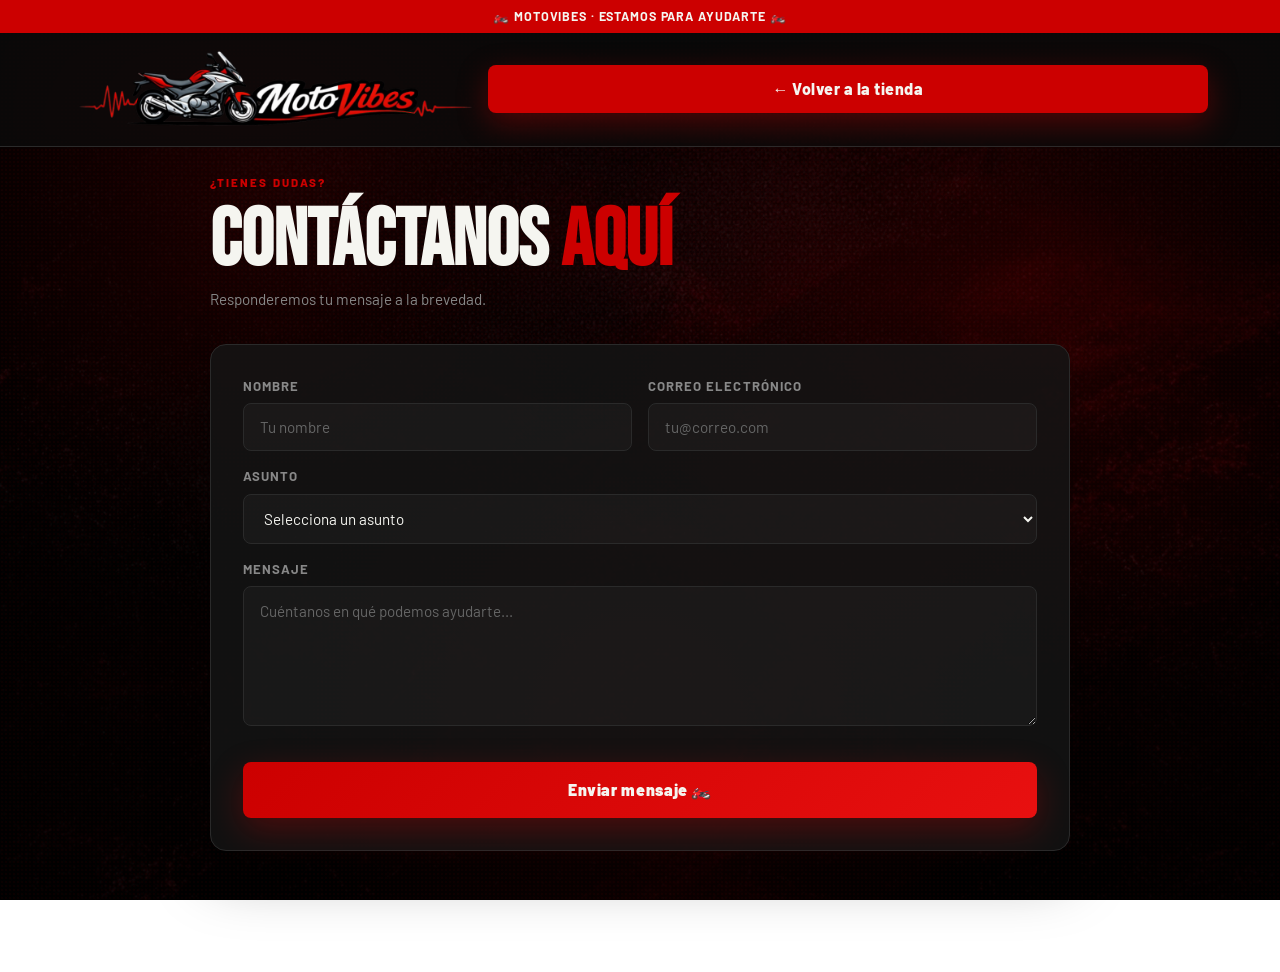
<file: contacto.html>
<!DOCTYPE html>
<html lang="es">
<head>
  <meta charset="UTF-8">
  <link rel="icon" type="image/png" href="images/favicon.png">
  <!-- SEO -->
  <meta name="description" content="¿Tienes dudas sobre MotoVibes o el sorteo de la Honda Navi? Contáctanos y te respondemos a la brevedad.">
  <meta name="keywords" content="contacto MotoVibes, sorteo moto Chile, consultas stickers">
  <meta name="robots" content="index, follow">
  <link rel="canonical" href="https://motovibes.cl/contacto.html">

  <!-- Open Graph -->
  <meta property="og:type" content="website">
  <meta property="og:url" content="https://motovibes.cl/contacto.html">
  <meta property="og:title" content="Contacto — MotoVibes">
  <meta property="og:description" content="¿Tienes dudas sobre MotoVibes o el sorteo de la Honda Navi? Contáctanos.">
  <meta property="og:image" content="https://motovibes.cl/images/Logo1.png">
  <meta name="viewport" content="width=device-width, initial-scale=1.0">
  <title>Contacto — MotoVibes</title>
  <link rel="preconnect" href="https://fonts.googleapis.com">
  <link rel="preconnect" href="https://fonts.gstatic.com" crossorigin>
  <link href="https://fonts.googleapis.com/css2?family=Bebas+Neue&family=Barlow:wght@400;500;600;700;900&family=Barlow+Condensed:wght@700;900&display=swap" rel="stylesheet">
  <link rel="stylesheet" href="styles.css">
  <style>
    .contact-wrap {
      min-height: calc(100vh - 70px);
      display: grid;
      place-items: start center;
      padding: 2rem 1rem 4rem;
      position: relative;
      z-index: 1;
    }

    .contact-shell {
      max-width: 860px;
      width: 100%;
    }

    .contact-head {
      margin-bottom: 2rem;
    }

    .contact-kicker {
      color: var(--rojo);
      text-transform: uppercase;
      letter-spacing: .18em;
      font-size: .72rem;
      font-weight: 800;
      margin-bottom: .75rem;
    }

    .contact-title {
      font-family: 'Bebas Neue', Impact, sans-serif;
      font-size: clamp(2.5rem, 7vw, 5rem);
      line-height: .95;
      margin-bottom: .5rem;
    }

    .contact-title span { color: var(--rojo); }

    .contact-sub {
      color: var(--gris-txt);
      font-size: .95rem;
      line-height: 1.6;
      max-width: 520px;
    }

    .contact-card {
      background: rgba(20,20,20,.88);
      border: 1px solid var(--gris-bor);
      border-radius: var(--rad-xl);
      backdrop-filter: blur(5px);
      box-shadow: 0 24px 60px rgba(0,0,0,.35);
      padding: 2rem;
    }

    .contact-grid {
      display: grid;
      grid-template-columns: 1fr 1fr;
      gap: 1rem;
      margin-bottom: 1rem;
    }

    .contact-field {
      display: flex;
      flex-direction: column;
      gap: .4rem;
    }

    .contact-field.full {
      grid-column: 1 / -1;
    }

    .contact-field label {
      font-size: .82rem;
      font-weight: 700;
      text-transform: uppercase;
      letter-spacing: .08em;
      color: var(--gris-txt);
    }

    .contact-field input,
    .contact-field select,
    .contact-field textarea {
      width: 100%;
      background: rgba(255,255,255,.03);
      border: 1px solid var(--gris-bor);
      color: var(--blanco);
      border-radius: var(--rad-md);
      padding: .9rem 1rem;
      font-family: 'Barlow', sans-serif;
      font-size: .95rem;
      transition: border-color .2s;
      box-sizing: border-box;
    }

    .contact-field input:focus,
    .contact-field select:focus,
    .contact-field textarea:focus {
      outline: none;
      border-color: var(--rojo);
      box-shadow: 0 0 0 3px rgba(204,0,0,.15);
    }

    .contact-field input::placeholder,
    .contact-field textarea::placeholder {
      color: #666;
    }

    .contact-field textarea {
      resize: vertical;
      min-height: 140px;
    }

    .contact-field select option { color: #000; }

    .contact-submit {
      width: 100%;
      margin-top: 1.25rem;
      min-height: 56px;
      border: none;
      border-radius: var(--rad-md);
      background: linear-gradient(135deg, var(--rojo), var(--rojo-viv));
      color: var(--blanco);
      font-family: 'Barlow', sans-serif;
      font-size: 1rem;
      font-weight: 900;
      cursor: pointer;
      box-shadow: 0 12px 34px rgba(204,0,0,.3);
      transition: transform .25s ease, box-shadow .25s ease, opacity .25s ease;
      letter-spacing: .04em;
    }

    .contact-submit:hover:not(:disabled) {
      transform: translateY(-2px);
      box-shadow: 0 16px 40px rgba(204,0,0,.4);
    }

    .contact-submit:disabled {
      opacity: .6;
      cursor: not-allowed;
    }

    /* Estado éxito */
    .contact-success {
      text-align: center;
      padding: 2.5rem 1rem;
    }

    .contact-success-icon {
      font-size: 3.5rem;
      margin-bottom: 1rem;
    }

    .contact-success h2 {
      font-family: 'Bebas Neue', Impact, sans-serif;
      font-size: 2.5rem;
      margin-bottom: .5rem;
    }

    .contact-success h2 span { color: var(--rojo); }

    .contact-success p {
      color: var(--gris-txt);
      margin-bottom: 1.5rem;
      line-height: 1.6;
    }

    /* Estado error */
    .contact-error-msg {
      background: rgba(204,0,0,.1);
      border: 1px solid rgba(204,0,0,.3);
      border-radius: var(--rad-md);
      padding: .75rem 1rem;
      color: #ff6b6b;
      font-size: .9rem;
      margin-top: 1rem;
      display: none;
    }

    .contact-error-msg.show { display: block; }

    @media (max-width: 640px) {
      .contact-grid { grid-template-columns: 1fr; }
      .contact-info { grid-template-columns: 1fr; }
      .contact-card { padding: 1.25rem; }
    }
  </style>
</head>
<body>
  <div class="topbar">🏍️ MotoVibes · Estamos para ayudarte 🏍️</div>

  <header role="banner">
    <nav aria-label="Navegación principal">
      <a href="index.html" class="nav-logo" aria-label="MotoVibes — Inicio">
        <img src="images/Logo1.png" alt="MotoVibes logo">
      </a>
      <a href="index.html" class="btn-p checkout-back">← Volver a la tienda</a>
    </nav>
  </header>

  <main class="contact-wrap">
    <div class="contact-shell">

      <div class="contact-head reveal visible">
        <p class="contact-kicker">¿Tienes dudas?</p>
        <h1 class="contact-title">Contáctanos <span>aquí</span></h1>
        <p class="contact-sub">Responderemos tu mensaje a la brevedad.</p>
      </div>

      <div class="contact-card reveal visible" id="contact-card">
        <form id="contact-form">
          <div class="contact-grid">
            <div class="contact-field">
              <label for="inp-nombre">Nombre</label>
              <input type="text" id="inp-nombre" name="nombre" placeholder="Tu nombre" required>
            </div>
            <div class="contact-field">
              <label for="inp-email">Correo electrónico</label>
              <input type="email" id="inp-email" name="email" placeholder="tu@correo.com" required>
            </div>
            <div class="contact-field full">
              <label for="inp-asunto">Asunto</label>
              <select id="inp-asunto" name="asunto" required>
                <option value="">Selecciona un asunto</option>
                <option value="Consulta sobre stickers">Consulta sobre stickers</option>
                <option value="Consulta sobre el sorteo">Consulta sobre el sorteo</option>
                <option value="Problema con mi compra">Problema con mi compra</option>
                <option value="No recibí mi correo de confirmación">No recibí mi correo de confirmación</option>
                <option value="Otro">Otro</option>
              </select>
            </div>
            <div class="contact-field full">
              <label for="inp-mensaje">Mensaje</label>
              <textarea id="inp-mensaje" name="mensaje" placeholder="Cuéntanos en qué podemos ayudarte..." required></textarea>
            </div>
          </div>

          <button type="submit" class="contact-submit" id="contact-btn">
            Enviar mensaje 🏍️
          </button>

          <div class="contact-error-msg" id="contact-error">
            Hubo un problema al enviar tu mensaje. Por favor intenta nuevamente.
          </div>
        </form>
      </div>

    </div>
  </main>

  <script>
    // Scroll header
    window.addEventListener('scroll', () => {
      document.querySelector('header').classList.toggle('scrolled', window.scrollY > 20)
    })

    const EDGE_URL = 'https://schktmtqkufhdolhindw.supabase.co/functions/v1/contacto'
    const ANON_KEY = 'eyJhbGciOiJIUzI1NiIsInR5cCI6IkpXVCJ9.eyJpc3MiOiJzdXBhYmFzZSIsInJlZiI6InNjaGt0bXRxa3VmaGRvbGhpbmR3Iiwicm9sZSI6ImFub24iLCJpYXQiOjE3NzM1MjgyODksImV4cCI6MjA4OTEwNDI4OX0.HtpsxvcD_zYEIViyZJjSMZGqa5bg1umWpSTobdDYP0w'

    document.getElementById('contact-form').addEventListener('submit', async e => {
      e.preventDefault()

      const btn = document.getElementById('contact-btn')
      const errorEl = document.getElementById('contact-error')
      errorEl.classList.remove('show')
      btn.disabled = true
      btn.textContent = '⏳ Enviando...'

      const data = {
        nombre:  document.getElementById('inp-nombre').value,
        email:   document.getElementById('inp-email').value,
        asunto:  document.getElementById('inp-asunto').value,
        mensaje: document.getElementById('inp-mensaje').value,
      }

      try {
        const res = await fetch(EDGE_URL, {
          method: 'POST',
          headers: {
            'Content-Type': 'application/json',
            'Authorization': `Bearer ${ANON_KEY}`
          },
          body: JSON.stringify(data)
        })

        const result = await res.json()

        if (result.ok) {
          document.getElementById('contact-card').innerHTML = `
            <div class="contact-success">
              <div class="contact-success-icon">🏍️</div>
              <h2>Mensaje <span>enviado</span></h2>
              <p>Gracias <strong>${data.nombre}</strong>, recibimos tu mensaje.<br>
              Te responderemos a <strong>${data.email}</strong> a la brevedad.</p>
              <a href="index.html" class="btn-p">Volver a la tienda</a>
            </div>`
        } else {
          throw new Error(result.error || 'Error')
        }

      } catch(err) {
        errorEl.classList.add('show')
        btn.disabled = false
        btn.textContent = 'Enviar mensaje 🏍️'
      }
    })
  </script>
</body>
</html>
</file>
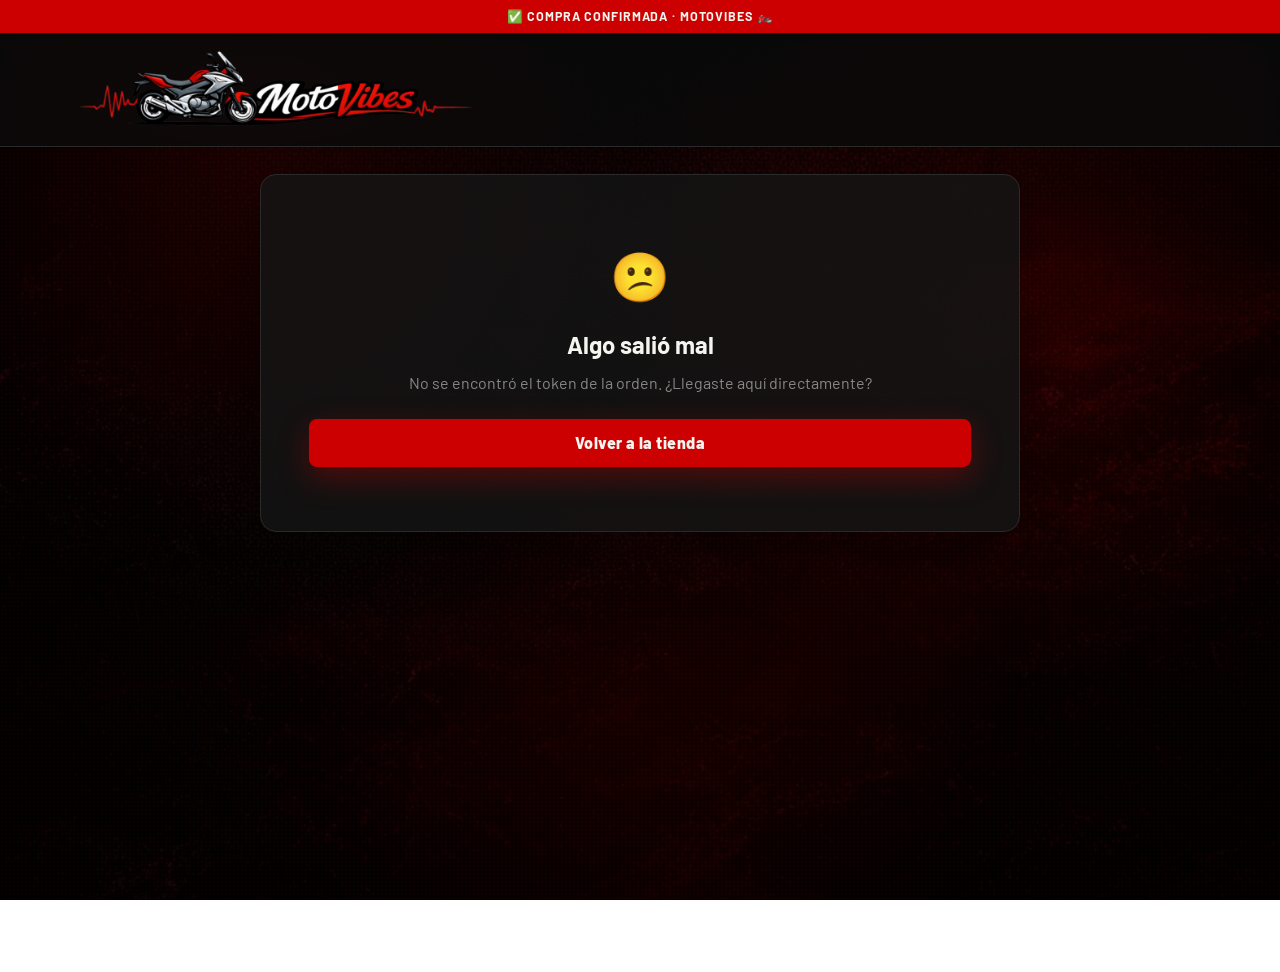
<file: gracias.html>
<!DOCTYPE html>
<html lang="es">
<head>
  <meta charset="UTF-8">
  <link rel="icon" type="image/png" href="images/favicon.png">
  <meta name="viewport" content="width=device-width, initial-scale=1.0">
  <title>Compra confirmada | MotoVibes</title>
  <link rel="preconnect" href="https://fonts.googleapis.com">
  <link rel="preconnect" href="https://fonts.gstatic.com" crossorigin>
  <link href="https://fonts.googleapis.com/css2?family=Bebas+Neue&family=Barlow:wght@400;500;600;700;900&family=Barlow+Condensed:wght@700;900&display=swap" rel="stylesheet">
  <link rel="stylesheet" href="styles.css">
  <style>
    .thanks-wrap {
      min-height: calc(100vh - 70px);
      display: grid;
      place-items: start center;
      padding: 2rem 1rem 4rem;
      position: relative;
      z-index: 1;
    }
    .thanks-card {
      max-width: 760px;
      width: 100%;
      background: rgba(20,20,20,.88);
      border: 1px solid var(--gris-bor);
      border-radius: var(--rad-xl);
      padding: 2rem;
      backdrop-filter: blur(5px);
      box-shadow: 0 20px 60px rgba(0,0,0,.35);
    }
    .tg-loading { text-align:center; padding:3rem 1rem; }
    .tg-spinner {
      width:48px; height:48px;
      border:3px solid rgba(204,0,0,.2);
      border-top-color:var(--rojo);
      border-radius:50%;
      animation:spin .8s linear infinite;
      margin:0 auto 1rem;
    }
    @keyframes spin { to { transform:rotate(360deg); } }
    .tg-error { text-align:center; padding:2rem 1rem; }
    .tg-error-icon { font-size:3rem; margin-bottom:1rem; }
    .tg-head {
      text-align:center;
      margin-bottom:2rem;
      padding-bottom:1.5rem;
      border-bottom:1px solid var(--gris-bor);
    }
    .tg-kicker {
      color:var(--rojo);
      text-transform:uppercase;
      letter-spacing:.18em;
      font-size:.72rem;
      font-weight:800;
      margin-bottom:.5rem;
    }
    .tg-title {
      font-family:'Bebas Neue',Impact,sans-serif;
      font-size:clamp(2.5rem,7vw,5rem);
      line-height:.95;
      margin-bottom:.5rem;
    }
    .tg-title span { color:var(--rojo); }
    .tg-sub { color:var(--gris-txt); font-size:.95rem; line-height:1.6; }
    .tg-buyer {
      background:rgba(10,10,10,.5);
      border:1px solid rgba(255,255,255,.06);
      border-radius:var(--rad-lg);
      padding:1rem 1.25rem;
      margin-bottom:1.5rem;
      display:flex;
      justify-content:space-between;
      align-items:center;
      flex-wrap:wrap;
      gap:.5rem;
    }
    .tg-buyer-name { font-weight:700; font-size:1rem; }
    .tg-buyer-email { color:var(--gris-txt); font-size:.88rem; }
    .tg-total { font-family:'Bebas Neue',Impact,sans-serif; font-size:1.6rem; color:var(--rojo); letter-spacing:.04em; }
    .tg-codes-title {
      font-family:'Barlow Condensed',sans-serif;
      font-size:1.1rem;
      text-transform:uppercase;
      letter-spacing:.1em;
      color:var(--gris-txt);
      margin-bottom:.75rem;
    }
    .tg-codes { display:grid; gap:.8rem; margin-bottom:1.5rem; }
    .tg-code-group {
      background:rgba(10,10,10,.6);
      border:1px solid rgba(255,255,255,.06);
      border-radius:var(--rad-md);
      padding:.9rem 1rem;
    }
    .tg-code-group-title {
      font-family:'Barlow Condensed',sans-serif;
      font-size:.95rem;
      font-weight:700;
      text-transform:uppercase;
      letter-spacing:.08em;
      color:var(--gris-txt);
      margin-bottom:.6rem;
      padding-bottom:.5rem;
      border-bottom:1px solid rgba(255,255,255,.06);
    }
    .tg-code-group-badges {
      display:flex;
      flex-direction:column;
      gap:.5rem;
      margin-top:.5rem;
    }
    .tg-code-badge {
      font-family:'Courier New',monospace;
      font-size:1rem;
      font-weight:700;
      letter-spacing:.18em;
      color:var(--rojo);
      background:rgba(204,0,0,.1);
      border:1px solid rgba(204,0,0,.35);
      border-radius:6px;
      padding:.3rem .8rem;
      white-space:nowrap;
    }
    .tg-notice {
      background:rgba(204,0,0,.07);
      border:1px solid rgba(204,0,0,.25);
      border-radius:var(--rad-lg);
      padding:1rem 1.25rem;
      margin-bottom:1.5rem;
      font-size:.92rem;
      color:var(--gris-txt);
      line-height:1.6;
    }
    .tg-notice strong { color:var(--blanco); }
    .tg-actions { display:flex; gap:.75rem; justify-content:center; flex-wrap:wrap; }
    .btn-copy {
      background:rgba(255,255,255,.06);
      border:1px solid var(--gris-bor);
      color:var(--blanco);
      padding:.75rem 1.5rem;
      border-radius:var(--rad-md);
      font-family:'Barlow',sans-serif;
      font-size:.95rem;
      font-weight:700;
      cursor:pointer;
      transition:background .2s, border-color .2s;
    }
    .btn-copy:hover { background:rgba(255,255,255,.1); border-color:rgba(255,255,255,.3); }
    .btn-copy.copied { border-color:#2ecc71; color:#2ecc71; }
    @media (max-width:520px) {
      .tg-code-row { grid-template-columns:1fr; }
      .tg-buyer { flex-direction:column; align-items:flex-start; }
    }
  </style>
</head>
<body>
  <div class="topbar">✅ Compra confirmada · MotoVibes 🏍️</div>
  <header role="banner">
    <nav aria-label="Navegación principal">
      <a href="index.html" class="nav-logo" aria-label="MotoVibes — Inicio">
        <img src="images/Logo1.png" alt="MotoVibes logo">
      </a>
    </nav>
  </header>

  <main class="thanks-wrap">
    <div class="thanks-card" id="thanks-card">
      <div class="tg-loading" id="state-loading">
        <div class="tg-spinner"></div>
        <p style="color:var(--gris-txt)">Cargando tu orden...</p>
      </div>
    </div>
  </main>

  <script>
    const SUPABASE_URL = 'https://schktmtqkufhdolhindw.supabase.co'
    const SUPABASE_KEY = 'eyJhbGciOiJIUzI1NiIsInR5cCI6IkpXVCJ9.eyJpc3MiOiJzdXBhYmFzZSIsInJlZiI6InNjaGt0bXRxa3VmaGRvbGhpbmR3Iiwicm9sZSI6ImFub24iLCJpYXQiOjE3NzM1MjgyODksImV4cCI6MjA4OTEwNDI4OX0.HtpsxvcD_zYEIViyZJjSMZGqa5bg1umWpSTobdDYP0w'
    const fmt = n => '$' + Number(n || 0).toLocaleString('es-CL')

    const params = new URLSearchParams(window.location.search)
    const token  = params.get('token')
    const card   = document.getElementById('thanks-card')

    function renderError(msg) {
      card.innerHTML = `
        <div class="tg-error">
          <div class="tg-error-icon">😕</div>
          <h2 style="margin:0 0 .5rem">Algo salió mal</h2>
          <p style="color:var(--gris-txt);margin:0 0 1.5rem">${msg}</p>
          <a href="index.html" class="btn-p">Volver a la tienda</a>
        </div>`
    }

    function renderOrden(orden) {
      // Agrupar códigos por producto
      const grupos = {}
      orden.codigos.forEach(c => {
        if (!grupos[c.nombre]) grupos[c.nombre] = []
        grupos[c.nombre].push(c.codigo)
      })

      const codigosHtml = Object.entries(grupos).map(([nombre, codigos]) => `
        <div class="tg-code-group">
          <div class="tg-code-group-title">${nombre}</div>
          <div class="tg-code-group-badges">
            ${codigos.map(cod => `<span class="tg-code-badge">${cod}</span>`).join('')}
          </div>
        </div>`).join('')

      const textoCodigos = encodeURIComponent(
        Object.entries(grupos).map(([nombre, codigos]) =>
          nombre + ':\n' + codigos.map(c => '  ' + c).join('\n')
        ).join('\n\n')
      )

      card.innerHTML = `
        <div class="tg-head">
          <p class="tg-kicker">¡Compra confirmada! · Pedido <span style="color:var(--rojo)">#${orden.numero_pedido}</span></p>
          <h1 class="tg-title">Tus <span>códigos</span></h1>
          <p class="tg-sub">
            Guárdalos bien, los necesitarás el día del sorteo.<br>
            También los recibiste en tu correo <strong>${orden.email}</strong>.
          </p>
        </div>
        <div class="tg-buyer">
          <div>
            <div class="tg-buyer-name">${orden.nombre ?? orden.email}</div>
            <div class="tg-buyer-email">${orden.email}</div>
          </div>
          <div class="tg-total">CLP ${fmt(orden.total)}</div>
        </div>
        <p class="tg-codes-title">🎫 Tus códigos de participación</p>
        <div class="tg-codes">${codigosHtml}</div>
        <div class="tg-notice">
          <strong>🏍️ ¿Cómo funciona el sorteo?</strong><br>
          Cada sticker tiene un código único asociado a tu nombre.
          El día del sorteo se sorteará uno de estos códigos al azar.
          Si el tuyo es elegido, ¡te llevas la moto!
        </div>
        <div class="tg-actions">
          <button class="btn-copy" onclick="copiarCodigos('${textoCodigos}', this)">
            📋 Copiar mis códigos
          </button>
          <a href="https://drive.google.com/drive/folders/1d4Rti6oJ-WmMEsgbRyRblpxr5_WvXgLz?usp=sharing" target="_blank" rel="noopener" class="btn-p" style="background:linear-gradient(135deg,#1a1a1a,#333);border:1px solid rgba(255,255,255,.15);">
            ⬇️ Descargar mis stickers
          </a>
          <a href="index.html" class="btn-p">Volver a la tienda</a>
        </div>`
    }

    function copiarCodigos(encoded, btn) {
      navigator.clipboard.writeText(decodeURIComponent(encoded)).then(() => {
        btn.textContent = '✅ Copiado'
        btn.classList.add('copied')
        setTimeout(() => {
          btn.textContent = '📋 Copiar mis códigos'
          btn.classList.remove('copied')
        }, 2500)
      })
    }

    async function cargarOrden() {
      if (!token) {
        renderError('No se encontró el token de la orden. ¿Llegaste aquí directamente?')
        return
      }
      try {
        const res = await fetch(
          `${SUPABASE_URL}/rest/v1/ordenes?token=eq.${token}&select=email,nombre,total,codigos,numero_pedido`,
          {
            headers: {
              'apikey':        SUPABASE_KEY,
              'Authorization': `Bearer ${SUPABASE_KEY}`,
            }
          }
        )
        if (!res.ok) throw new Error('Error consultando la orden')
        const data = await res.json()
        if (!data.length) {
          renderError('No encontramos una orden con ese token. Revisa el enlace o contacta soporte.')
          return
        }
        renderOrden(data[0])
      } catch (err) {
        console.error(err)
        renderError('Error al cargar la orden. Intenta recargar la página.')
      }
    }

    cargarOrden()
  </script>
</body>
</html>
</file>
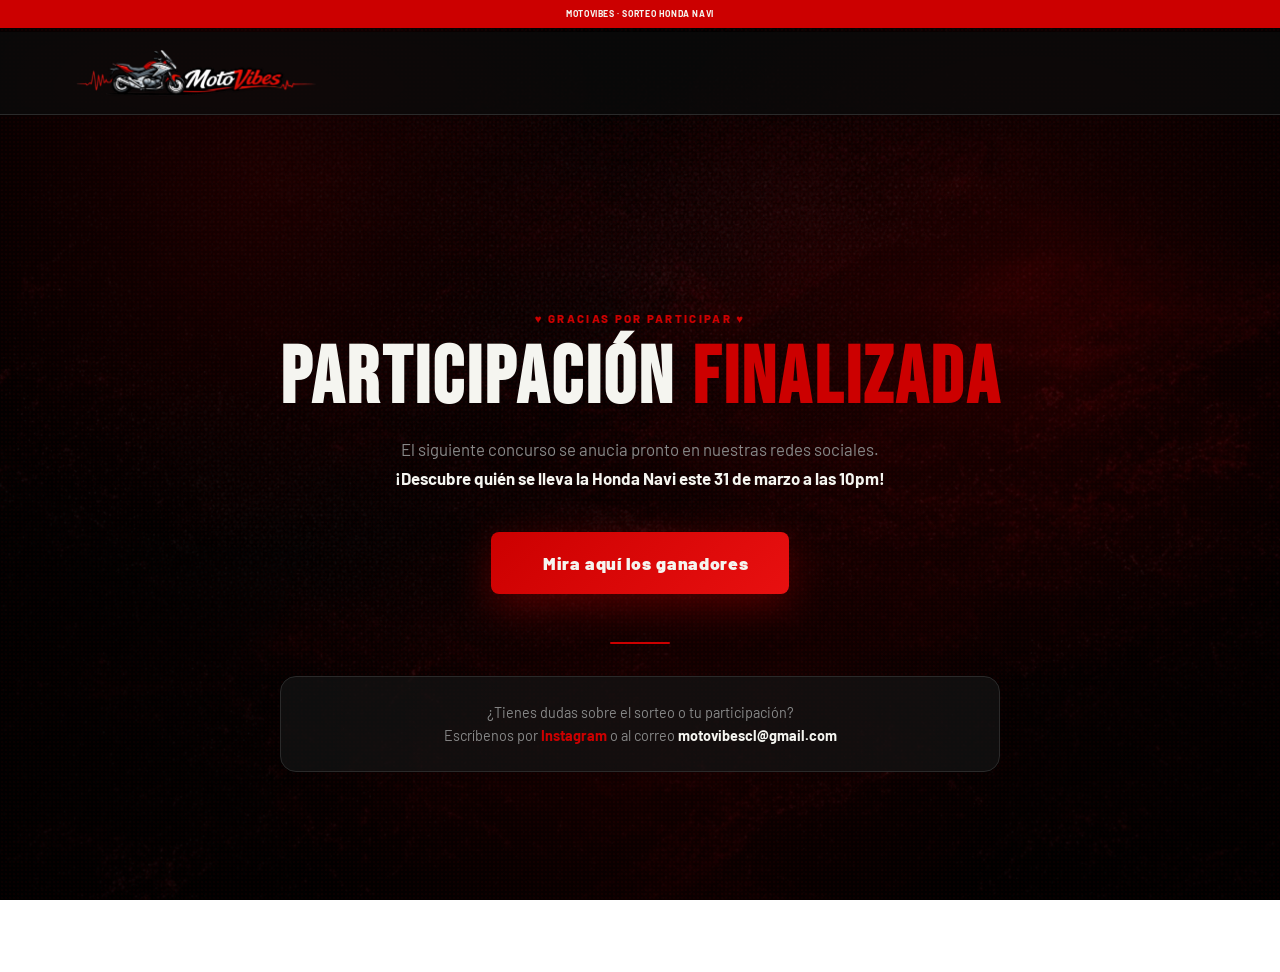
<file: sorteo-cerrado.html>
<!DOCTYPE html>
<html lang="es">
<head>
  <meta charset="UTF-8">
  <link rel="icon" type="image/png" href="images/favicon.png">
  <meta name="viewport" content="width=device-width, initial-scale=1.0">
  <title>Sorteo Cerrado | MotoVibes</title>
  <meta name="robots" content="noindex, nofollow">
  <link rel="preconnect" href="https://fonts.googleapis.com">
  <link rel="preconnect" href="https://fonts.gstatic.com" crossorigin>
  <link href="https://fonts.googleapis.com/css2?family=Bebas+Neue&family=Barlow:wght@400;500;600;700;900&family=Barlow+Condensed:wght@700;900&display=swap" rel="stylesheet">
  <link rel="stylesheet" href="styles.css">
  <style>
    .cerrado-wrap {
      min-height: calc(100vh - 70px);
      display: grid;
      place-items: center;
      padding: 2rem 1rem 4rem;
      position: relative;
      z-index: 1;
      text-align: center;
    }

    .cerrado-shell {
      max-width: 720px;
      width: 100%;
    }

    .cerrado-kicker {
      color: var(--rojo);
      text-transform: uppercase;
      letter-spacing: .2em;
      font-size: .72rem;
      font-weight: 800;
      margin-bottom: .75rem;
    }

    .cerrado-title {
      font-family: 'Bebas Neue', Impact, sans-serif;
      font-size: clamp(2rem, 7vw, 5rem);
      line-height: 1;
      margin-bottom: 1rem;
      letter-spacing: .04em;
      white-space: nowrap;
    }

    .cerrado-title span { color: var(--rojo); }

    .cerrado-sub {
      color: var(--gris-txt);
      font-size: 1.05rem;
      line-height: 1.7;
      margin-bottom: 2.5rem;
      max-width: 520px;
      margin-left: auto;
      margin-right: auto;
    }

    .cerrado-sub strong { color: var(--blanco); }

    /* Botón ganadores */
    .btn-ganadores {
      display: inline-flex;
      align-items: center;
      gap: .75rem;
      background: linear-gradient(135deg, var(--rojo), var(--rojo-viv));
      color: var(--blanco);
      text-decoration: none;
      padding: 1.1rem 2.5rem;
      border-radius: var(--rad-md);
      font-family: 'Barlow', sans-serif;
      font-size: 1.1rem;
      font-weight: 900;
      letter-spacing: .04em;
      box-shadow: 0 12px 40px rgba(204,0,0,.35);
      transition: transform .25s ease, box-shadow .25s ease;
      margin-bottom: 1rem;
    }

    .btn-ganadores:hover {
      transform: translateY(-3px);
      box-shadow: 0 18px 50px rgba(204,0,0,.45);
    }

    .btn-ganadores-icon {
      font-size: 1.3rem;
    }

    /* Divider */
    .cerrado-divider {
      width: 60px;
      height: 2px;
      background: var(--rojo);
      margin: 2rem auto;
      opacity: .4;
      border-radius: 2px;
    }

    /* Info sorteo */
    .cerrado-info {
      background: rgba(20,20,20,.7);
      border: 1px solid var(--gris-bor);
      border-radius: var(--rad-xl);
      padding: 1.5rem 2rem;
      margin-top: 2rem;
    }

    .cerrado-info p {
      color: var(--gris-txt);
      font-size: .9rem;
      line-height: 1.6;
      margin: 0;
    }

    .cerrado-info strong { color: var(--blanco); }

    /* Animación entrada */
    .fade-up {
      animation: fadeUp .7s ease both;
    }

    .fade-up:nth-child(2) { animation-delay: .1s; }
    .fade-up:nth-child(3) { animation-delay: .2s; }
    .fade-up:nth-child(4) { animation-delay: .3s; }
    .fade-up:nth-child(5) { animation-delay: .4s; }

    @keyframes fadeUp {
      from { opacity: 0; transform: translateY(20px); }
      to   { opacity: 1; transform: translateY(0); }
    }

    @media (max-width: 480px) {
      .btn-ganadores { padding: .9rem 1.75rem; font-size: 1rem; }
      .cerrado-info  { padding: 1.25rem; }
    }
  </style>
</head>
<body>
  <div class="topbar" style="padding:0.5rem 1rem;font-size:0.55rem;">MotoVibes · Sorteo Honda Navi</div>
  <header role="banner">
    <nav aria-label="Navegación principal">
      <a href="index.html" class="nav-logo" aria-label="MotoVibes — Inicio">
        <img src="images/Logo1.png" alt="MotoVibes logo" style="height:50px;">
      </a>
    </nav>
  </header>
  <main class="cerrado-wrap">
    <div class="cerrado-shell">

      <div class="fade-up">
        <p class="cerrado-kicker">♥ Gracias por participar ♥</p>
        <h1 class="cerrado-title">Participación <span>Finalizada</span></h1>
        <p class="cerrado-sub">
           El siguiente concurso se anucia pronto en nuestras redes sociales.<br>
          <strong>¡Descubre quién se lleva la Honda Navi este 31 de marzo a las 10pm!</strong>
        </p>
      </div>

      <div class="fade-up">
        <a
          href="https://www.instagram.com/motovibes.cl"
          target="_blank"
          rel="noopener noreferrer"
          class="btn-ganadores"
        >
          <span class="btn-ganadores-icon"></span>
          Mira aquí los ganadores
        </a>
      </div>

      <div class="cerrado-divider fade-up"></div>

      <div class="cerrado-info fade-up">
        <p>
          ¿Tienes dudas sobre el sorteo o tu participación?<br>
          Escríbenos por <a href="https://www.instagram.com/motovibes.cl" target="_blank" rel="noopener" style="color:var(--rojo);text-decoration:none;font-weight:700;">Instagram</a>
          o al correo <strong>motovibescl@gmail.com</strong>
        </p>
      </div>

    </div>
</file>
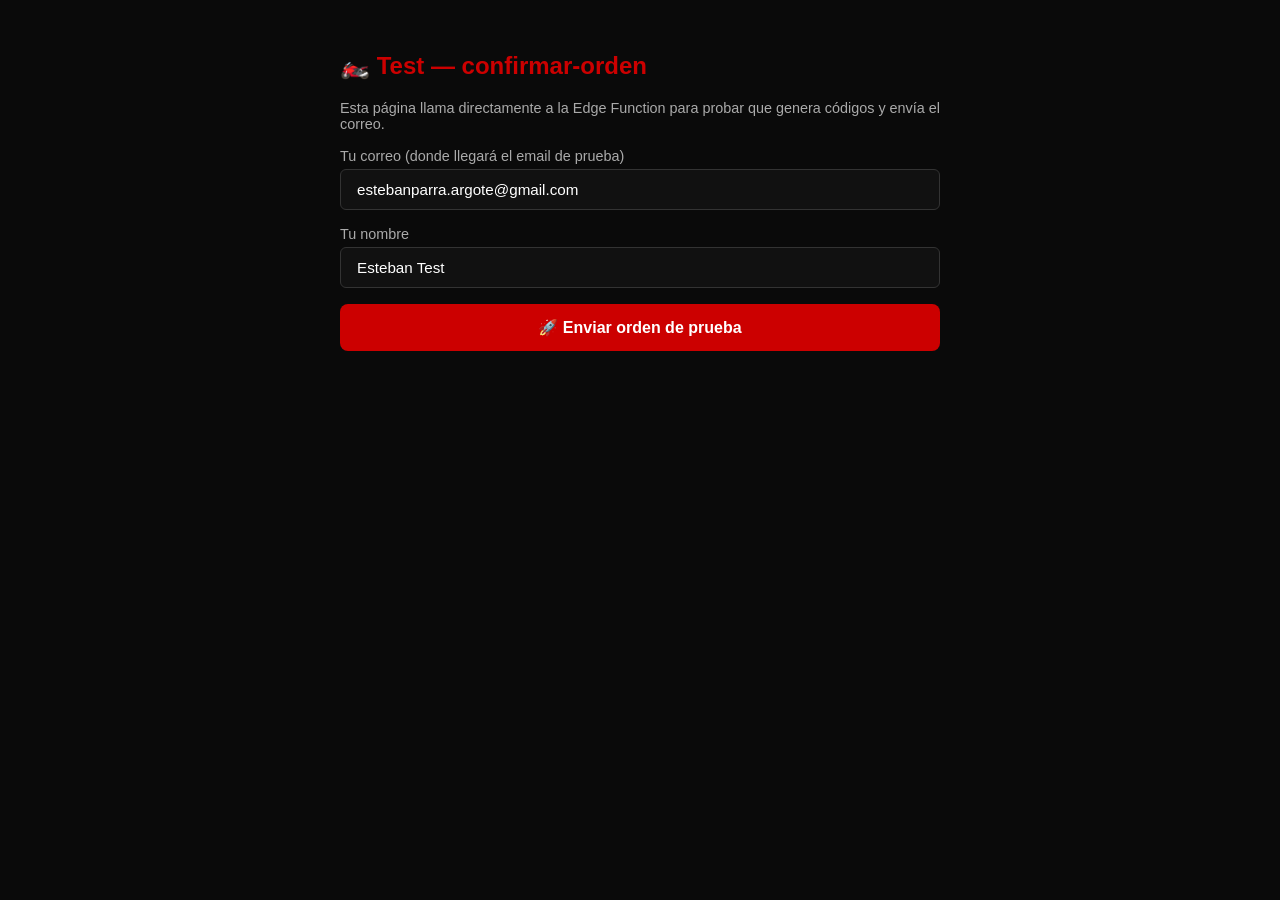
<file: test-edge.html>
<!DOCTYPE html>
<html lang="es">
<head>
  <meta charset="UTF-8">
  <title>Test Edge Function — MotoVibes</title>
  <style>
    body { background:#0a0a0a; color:#fff; font-family:Arial,sans-serif; padding:2rem; max-width:600px; margin:0 auto; }
    h2 { color:#cc0000; }
    button {
      background:#cc0000; color:#fff; border:none; padding:14px 28px;
      border-radius:8px; font-size:1rem; font-weight:700; cursor:pointer; width:100%; margin-top:1rem;
    }
    button:hover { background:#aa0000; }
    button:disabled { opacity:.5; cursor:not-allowed; }
    #resultado {
      margin-top:1.5rem; background:#111; border:1px solid #333;
      border-radius:8px; padding:1rem; white-space:pre-wrap; font-family:monospace;
      font-size:.85rem; display:none;
    }
    #resultado.ok  { border-color:#2ecc71; color:#2ecc71; }
    #resultado.err { border-color:#e74c3c; color:#e74c3c; }
    label { display:block; margin-top:1rem; color:#aaa; font-size:.9rem; margin-bottom:.3rem; }
    input {
      width:100%; padding:.7rem 1rem; background:#111; border:1px solid #333;
      border-radius:6px; color:#fff; font-size:.95rem; box-sizing:border-box;
    }
  </style>
</head>
<body>
  <h2>🏍️ Test — confirmar-orden</h2>
  <p style="color:#aaa;font-size:.9rem">Esta página llama directamente a la Edge Function para probar que genera códigos y envía el correo.</p>

  <label>Tu correo (donde llegará el email de prueba)</label>
  <input type="email" id="inp-email" value="estebanparra.argote@gmail.com">

  <label>Tu nombre</label>
  <input type="text" id="inp-nombre" value="Esteban Test">

  <button id="btn" onclick="probar()">🚀 Enviar orden de prueba</button>

  <div id="resultado"></div>

  <script>
    const EDGE_URL = 'https://schktmtqkufhdolhindw.supabase.co/functions/v1/confirmar-orden'

    async function probar() {
      const btn = document.getElementById('btn')
      const res = document.getElementById('resultado')
      const email = document.getElementById('inp-email').value
      const nombre = document.getElementById('inp-nombre').value

      btn.disabled = true
      btn.textContent = '⏳ Enviando...'
      res.style.display = 'none'
      res.className = ''

      try {
        const r = await fetch(EDGE_URL, {
          method: 'POST',
          headers: { 'Content-Type': 'application/json', 'Authorization': 'Bearer eyJhbGciOiJIUzI1NiIsInR5cCI6IkpXVCJ9.eyJpc3MiOiJzdXBhYmFzZSIsInJlZiI6InNjaGt0bXRxa3VmaGRvbGhpbmR3Iiwicm9sZSI6ImFub24iLCJpYXQiOjE3NzM1MjgyODksImV4cCI6MjA4OTEwNDI4OX0.HtpsxvcD_zYEIViyZJjSMZGqa5bg1umWpSTobdDYP0w' },
          body: JSON.stringify({
            email,
            nombre,
            telefono: '+56912345678',
            region:   'Metropolitana de Santiago',
            ciudad:   'Santiago',
            comuna:   'Providencia',
            direccion:'Av. Test 123',
            total:    13000,
            productos: [
              { id: 'sticker-1', n: 'Sticker individual', p: 3000, qty: 1 },
              { id: 'sticker-2', n: 'Sticker Dúo',        p: 5000, qty: 1 },
              { id: 'pack-5',   n: 'Pack de 5 stickers',  p: 10000, qty: 1 }
            ]
          })
        })

        const data = await r.json()

        if (data.ok) {
          res.className = 'ok'
          res.style.display = 'block'
          res.textContent = '✅ ¡Éxito!\n\nToken: ' + data.token + '\n\nCódigos generados:\n' +
            data.codigos.map(c => `  ${c.nombre}: ${c.codigo}`).join('\n') +
            '\n\n👉 Abre gracias.html?token=' + data.token

          // Agregar botón para abrir gracias.html
          const link = document.createElement('a')
          link.href = 'gracias.html?token=' + data.token
          link.textContent = '→ Ver página de confirmación'
          link.style.cssText = 'display:block;margin-top:1rem;color:#cc0000;font-weight:700;'
          res.appendChild(link)
        } else {
          res.className = 'err'
          res.style.display = 'block'
          res.textContent = '❌ Error:\n' + JSON.stringify(data, null, 2)
        }

      } catch(err) {
        res.className = 'err'
        res.style.display = 'block'
        res.textContent = '❌ Error de conexión:\n' + err.message
      }

      btn.disabled = false
      btn.textContent = '🚀 Enviar orden de prueba'
    }
  </script>
</body>
</html>
</file>
<file: styles.css>
/* ══════════════════════════════════════════════════════
   LOCOS POR LAS NAVIS — styles.css
   Mobile-first · Cross-browser · Accesible
══════════════════════════════════════════════════════ */

/* ── Variables ─────────────────────────────────────── */
:root {
  --negro:    #0A0A0A;
  --gris-osc: #141414;
  --gris-med: #1E1E1E;
  --gris-bor: #2A2A2A;
  --rojo:     #CC0000;
  --rojo-viv: #E81010;
  --naranja:  #FF5500;
  --blanco:   #F5F5F0;
  --gris-txt: #888888;
  --dorado:   #FFB800;
  --sombra-r: rgba(204, 0, 0, 0.35);
  --ease:     cubic-bezier(0.25, 0.46, 0.45, 0.94);
  --tr:       all 0.28s cubic-bezier(0.25, 0.46, 0.45, 0.94);
  --rad-sm:   4px;
  --rad-md:   8px;
  --rad-lg:   12px;
  --rad-xl:   16px;
}

/* ── Reset & base ───────────────────────────────────── */
*,
*::before,
*::after {
  -webkit-box-sizing: border-box;
          box-sizing: border-box;
  margin: 0;
  padding: 0;
}

html {
  scroll-behavior: smooth;
  -webkit-text-size-adjust: 100%;
      -ms-text-size-adjust: 100%;
          text-size-adjust: 100%;
  overflow-x: hidden;
}

body {
  padding-top: 142px; /* topbar ~32px + header ~70px + buffer */
  position: relative;
  z-index: 0;
  font-family: 'Barlow', 'Segoe UI', Tahoma, Geneva, Verdana, sans-serif;

  background:
    linear-gradient(rgba(0,0,0,0.72), rgba(0,0,0,0.88)),
    url("images/Fondo.webp");

  background-size: cover;
  background-position: center;
  background-repeat: no-repeat;
  background-attachment: fixed;

  color: var(--blanco);
  overflow-x: hidden;
  line-height: 1.5;

  -webkit-font-smoothing: antialiased;
  -moz-osx-font-smoothing: grayscale;
}

body::before,
body::after {
  position: fixed;
  inset: 0;
  pointer-events: none;
}

body::before {
  content: "";
  z-index: 0;
  background:
    radial-gradient(circle at 20% 20%, rgba(204,0,0,0.12), transparent 30%),
    radial-gradient(circle at 80% 30%, rgba(204,0,0,0.10), transparent 35%),
    radial-gradient(circle at 50% 80%, rgba(204,0,0,0.08), transparent 40%);
}

body::after {
  content: "";
  z-index: 0;
  opacity: 0.18;
  background-image:
    radial-gradient(rgba(255,0,0,0.22) 1px, transparent 1px);
  background-size: 4px 4px;
  mix-blend-mode: screen;
}

img, video, svg { max-width: 100%; height: auto; display: block; }

/* Focus visible solo para teclado */
:focus:not(:focus-visible) { outline: none; }
:focus-visible {
  outline: 2px solid var(--dorado);
  outline-offset: 3px;
  border-radius: 2px;
}

/* Reduce motion para usuarios que lo prefieren */
@media (prefers-reduced-motion: reduce) {
  *, *::before, *::after {
    -webkit-animation-duration: 0.01ms !important;
            animation-duration: 0.01ms !important;
    -webkit-animation-iteration-count: 1 !important;
            animation-iteration-count: 1 !important;
    -webkit-transition-duration: 0.01ms !important;
            transition-duration: 0.01ms !important;
    scroll-behavior: auto !important;
  }
}

/* Modo alto contraste */
@media (prefers-contrast: high) {
  :root {
    --rojo:    #FF0000;
    --gris-bor: #555555;
    --gris-txt: #BBBBBB;
  }
}

/* ── Skip link ──────────────────────────────────────── */
.skip {
  position: absolute;
  top: -100px;
  left: 1rem;
  background: var(--rojo);
  color: var(--blanco);
  padding: 0.75rem 1.5rem;
  border-radius: var(--rad-md);
  font-weight: 700;
  font-size: 0.875rem;
  z-index: 9999;
  text-decoration: none;
  -webkit-transition: top 0.2s;
          transition: top 0.2s;
  white-space: nowrap;
}
.skip:focus { top: 0.75rem; }

/* Contenido sobre el fondo global */
header,
main,
footer,
.hero,
.carousel-wrap,
.how,
.flow-sect,
.stickers-sect {
  position: relative;
  z-index: 1;
}

/* ── Topbar ─────────────────────────────────────────── */
.topbar {
  background: var(--rojo);
  text-align: center;
  padding: 0.5rem 1rem;
  font-size: 0.75rem;
  font-weight: 700;
  letter-spacing: 0.07em;
  text-transform: uppercase;
  line-height: 1.4;
  word-break: break-word;
  position: fixed;
  top: 0;
  left: 0;
  width: 100%;
  z-index: 1001;
}

/* ── Header / Nav ───────────────────────────────────── */
header {
  position: fixed;
  top: 32px;
  left: 0;
  width: 100%;

  z-index: 1000;

  background: rgba(10,10,10,0.82);
  backdrop-filter: blur(12px);

  border-bottom: 1px solid var(--gris-bor);
}
header.scrolled{
  background: rgba(10, 10, 10, 0.95);
  backdrop-filter: blur(16px);
  border-bottom: 1px solid rgba(255,255,255,0.08);
}

header.scrolled nav{
  padding: 0.45rem 1rem;
}

header,
header nav{
  transition: all 0.25s ease;
}

nav {
  max-width: 1200px;
  margin: 0 auto;
  display: -webkit-box;
  display: -ms-flexbox;
  display: flex;
  -webkit-box-align: center;
      -ms-flex-align: center;
          align-items: center;
  -webkit-box-pack: justify;
      -ms-flex-pack: justify;
          justify-content: space-between;
  padding: 1rem 0.5rem;
  gap: 0.75rem;
}
.nav-logo{
  display: inline-flex;
  align-items: center;
  justify-content: flex-start;
  font-size: 0;
  line-height: 0;
  margin-right: auto;
}

.nav-logo img{
  height: 48px;
  width: auto;
  max-width: 160px;
  object-fit: contain;
  display: block;
  transition: transform 0.25s ease, filter 0.25s ease;
}
.nav-logo img:hover{
  transform: scale(1.04);
  filter: drop-shadow(0 0 10px rgba(255,0,0,0.45));
}

.nav-links {
  gap: 0.25rem;
  -webkit-box-align: center;
      -ms-flex-align: center;
          align-items: center;
  list-style: none;
  display: none; /* Oculto en móvil */
}
.nav-links a {
  color: var(--gris-txt);
  text-decoration: none;
  font-weight: 600;
  font-size: 0.88rem;
  padding: 0.5rem 0.875rem;
  border-radius: var(--rad-md);
  -webkit-transition: var(--tr);
          transition: var(--tr);
  white-space: nowrap;
  display: inline-block;
}
.nav-links a:hover { color: var(--blanco); background: var(--gris-med); }

.cart-btn {
  background: var(--rojo);
  color: var(--blanco);
  border: none;
  border-radius: var(--rad-md);
  padding: 0.5rem 1rem;
  font-family: 'Barlow', sans-serif;
  font-weight: 800;
  font-size: 0.875rem;
  cursor: pointer;
  display: -webkit-inline-box;
  display: -ms-inline-flexbox;
  display: inline-flex;
  -webkit-box-align: center;
      -ms-flex-align: center;
          align-items: center;
  gap: 0.5rem;
  -webkit-transition: var(--tr);
          transition: var(--tr);
  white-space: nowrap;
  min-height: 44px; /* WCAG táctil mínimo */
}
.cart-btn:hover { background: var(--rojo-viv); -webkit-transform: translateY(-1px); -ms-transform: translateY(-1px); transform: translateY(-1px); }
.cart-btn:active { -webkit-transform: none; -ms-transform: none; transform: none; }

.cart-badge {
  background: var(--dorado);
  color: var(--negro);
  border-radius: 50%;
  width: 20px; height: 20px;
  font-size: 0.7rem;
  display: -webkit-inline-box;
  display: -ms-inline-flexbox;
  display: inline-flex;
  -webkit-box-align: center;
      -ms-flex-align: center;
          align-items: center;
  -webkit-box-pack: center;
      -ms-flex-pack: center;
          justify-content: center;
  font-weight: 900;
  line-height: 1;
}

/* ── Botones globales ───────────────────────────────── */
.btn-p {
  background: var(--rojo);
  color: var(--blanco);
  padding: 0.75rem 1.5rem;
  border-radius: var(--rad-md);
  border: none;
  font-family: 'Barlow', sans-serif;
  font-weight: 800;
  font-size: clamp(0.88rem, 2vw, 1rem);
  letter-spacing: 0.03em;
  cursor: pointer;
  text-decoration: none;
  display: -webkit-inline-box;
  display: -ms-inline-flexbox;
  display: inline-flex;
  -webkit-box-align: center;
      -ms-flex-align: center;
          align-items: center;
  gap: 0.5rem;
  -webkit-transition: var(--tr);
          transition: var(--tr);
  -webkit-box-shadow: 0 10px 30px rgba(204,0,0,0.35);
          box-shadow: 0 10px 30px rgba(204,0,0,0.35);
  min-height: 44px;
}
.btn-p:hover { 
  background: var(--rojo-viv); 
  -webkit-transform: translateY(-2px); 
  -ms-transform: translateY(-2px); 
  transform: translateY(-2px); 
  -webkit-box-shadow: 0 14px 36px rgba(204,0,0,0.45); 
  box-shadow: 0 14px 36px rgba(204,0,0,0.45); 
}
.btn-p:active { 
  -webkit-transform: none; 
  -ms-transform: none; 
  transform: none; }

.btn-p,
.scard-btn-red,
.flow-btn{
  transition: transform 0.25s ease, box-shadow 0.25s ease, background 0.25s ease;
}

.btn-p:hover,
.scard-btn-red:hover,
.flow-btn:hover{
  transform: translateY(-2px);
  box-shadow: 0 12px 30px rgba(255,0,0,0.35);
}

.btn-p:active,
.scard-btn-red:active,
.flow-btn:active{
  transform: translateY(0);
}

/* ── Animación entrada ──────────────────────────────── */
@-webkit-keyframes fsu {
  from { opacity: 0; -webkit-transform: translateY(24px); transform: translateY(24px); }
  to   { opacity: 1; -webkit-transform: translateY(0);    transform: translateY(0);    }
}
@keyframes fsu {
  from { opacity: 0; transform: translateY(24px); }
  to   { opacity: 1; transform: translateY(0);    }
}
@keyframes glowMove {
  0% {
    transform: translateY(-50%) scale(1);
    opacity: 0.9;
  }
  50% {
    transform: translateY(-50%) scale(1.05);
    opacity: 1;
  }
  100% {
    transform: translateY(-50%) scale(1);
    opacity: 0.9;
  }
}

/* ── Hero ───────────────────────────────────────────── */
.hero {
  min-height: 90vh;
  display: -webkit-box;
  display: -ms-flexbox;
  display: flex;
  -webkit-box-align: center;
      -ms-flex-align: center;
          align-items: center;
  position: relative;
  overflow: hidden;
  background: transparent;
}
.hero::before {
  content: '';
  position: absolute;
  inset: 0;
  background: -webkit-repeating-linear-gradient(-55deg, transparent, transparent 60px, rgba(204,0,0,0.025) 60px, rgba(204,0,0,0.025) 61px);
  background:         repeating-linear-gradient(-55deg, transparent, transparent 60px, rgba(204,0,0,0.025) 60px, rgba(204,0,0,0.025) 61px);
  pointer-events: none;
}
.hero::after {
  content: '';
  position: absolute;
  right: -120px;
  top: 50%;
  transform: translateY(-50%);
  width: 700px;
  height: 700px;
  border-radius: 50%;
  background:
    radial-gradient(circle,
      rgba(204,0,0,0.22) 0%,
      rgba(204,0,0,0.10) 35%,
      transparent 70%);
  filter: blur(10px);
  pointer-events: none;
  animation: glowMove 6s ease-in-out infinite;
}

.hero-inner {
  max-width: 1200px;
  margin: 0 auto;
  padding: 2.5rem 1rem;
  position: relative;
  z-index: 1;
  width: 100%;
}

.hero-eyebrow {
  display: -webkit-inline-box;
  display: -ms-inline-flexbox;
  display: inline-flex;
  -webkit-box-align: center;
      -ms-flex-align: center;
          align-items: center;
  gap: 0.5rem;
  background: rgba(204,0,0,0.12);
  border: 1px solid rgba(204,0,0,0.35);
  color: var(--rojo);
  font-size: 0.72rem;
  font-weight: 700;
  letter-spacing: 0.14em;
  text-transform: uppercase;
  padding: 0.25rem 0.75rem;
  border-radius: var(--rad-sm);
  margin-bottom: 1rem;
  -webkit-animation: fsu 0.6s ease both;
          animation: fsu 0.6s ease both;
}

.hero-title {
  font-family: 'Bebas Neue', 'Impact', 'Arial Narrow', sans-serif;
  font-size: clamp(2.8rem, 12vw, 7.5rem);
  line-height: 0.93;
  letter-spacing: 0.02em;
  margin-bottom: 1rem;
  -webkit-animation: fsu 0.7s ease 0.1s both;
          animation: fsu 0.7s ease 0.1s both;
  word-break: break-word;
  -webkit-hyphens: auto;
      -ms-hyphens: auto;
          hyphens: auto;
}
.hero-title .accent { color: var(--rojo); display: inline; }
.hero-title .sub {
  font-family: 'Barlow Condensed', 'Arial Narrow', sans-serif;
  font-size: clamp(0.9rem, 3vw, 1.8rem);
  color: var(--gris-txt);
  letter-spacing: 0.15em;
  text-transform: uppercase;
  display: block;
  margin-top: 0.5rem;
  line-height: 1.2;
}

.hero-ctas {
  display: -webkit-box;
  display: -ms-flexbox;
  display: flex;
  gap: 0.75rem;
  -ms-flex-wrap: wrap;
      flex-wrap: wrap;
  -webkit-animation: fsu 0.7s ease 0.3s both;
          animation: fsu 0.7s ease 0.3s both;
}

.hero-box {
  display: flex;
  align-items: center;
  justify-content: center;
  background: transparent;
  border: none;
  box-shadow: none;
}
.hero-box img {
  width: 100%;
  height: auto;
  object-fit: contain;
  filter: drop-shadow(0 18px 35px rgba(0,0,0,0.55))
        drop-shadow(0 0 25px rgba(255,0,0,0.35));
}
/* ── Carrusel ───────────────────────────────────────── */
.carousel-wrap {
  background: rgba(20,20,20,0.82);
  -webkit-backdrop-filter: blur(2px);
          backdrop-filter: blur(2px);
  border-top: 1px solid var(--gris-bor);
  border-bottom: 1px solid var(--gris-bor);
  padding: 2rem 0;
  overflow: hidden;
  position: relative;
}
.carousel-wrap::before,
.carousel-wrap::after {
  content: '';
  position: absolute;
  top: 0; bottom: 0;
  width: 60px;
  z-index: 2;
  pointer-events: none;
}
.carousel-wrap::before { left: 0; background: -webkit-linear-gradient(left, rgba(20,20,20,0.92), transparent); background: linear-gradient(to right, rgba(20,20,20,0.92), transparent); }
.carousel-wrap::after  { right: 0; background: -webkit-linear-gradient(right, rgba(20,20,20,0.92), transparent); background: linear-gradient(to left, rgba(20,20,20,0.92), transparent); }

.carousel-label {
  text-align: center;
  margin-bottom: 1rem;
  font-size: 0.72rem;
  font-weight: 700;
  letter-spacing: 0.18em;
  text-transform: uppercase;
  color: var(--gris-txt);
}
.carousel-label em { color: var(--rojo); font-style: normal; }

.carousel-inner { overflow: hidden; }

.carousel-track {
  display: -webkit-box;
  display: -ms-flexbox;
  display: flex;
  gap: 0.875rem;
  width: -webkit-max-content;
  width: max-content;
  -webkit-animation: slide 30s linear infinite;
          animation: slide 30s linear infinite;
}
@media (hover: hover) and (pointer: fine) {
  .carousel-track:hover { -webkit-animation-play-state: paused; animation-play-state: paused; }
}

@-webkit-keyframes slide {
  from { -webkit-transform: translateX(0); transform: translateX(0); }
  to   { -webkit-transform: translateX(-50%); transform: translateX(-50%); }
}
@keyframes slide {
  from { transform: translateX(0); }
  to   { transform: translateX(-50%); }
}

.c-card {
  width: clamp(150px, 28vw, 210px);
  height: clamp(185px, 34vw, 250px);
  -ms-flex-negative: 0;
      flex-shrink: 0;
  border-radius: var(--rad-lg);
  overflow: hidden;
  border: 1px solid var(--gris-bor);
  position: relative;
  cursor: pointer;
  -webkit-transition: var(--tr);
          transition: var(--tr);
  -webkit-transform: translateZ(0);
          transform: translateZ(0);
  will-change: transform;
}
@media (hover: hover) and (pointer: fine) {
  .c-card:hover { -webkit-transform: translateY(-6px) scale(1.03); -ms-transform: translateY(-6px) scale(1.03); transform: translateY(-6px) scale(1.03); border-color: var(--rojo); }
  .c-card:hover .c-overlay { opacity: 1; }
}
@media (hover: none) {
  .c-overlay { opacity: 1 !important; }
}

.c-bg {
  width: 100%; height: 100%;
  display: -webkit-box;
  display: -ms-flexbox;
  display: flex;
  -webkit-box-align: center;
      -ms-flex-align: center;
          align-items: center;
  -webkit-box-pack: center;
      -ms-flex-pack: center;
          justify-content: center;
  font-size: clamp(2.8rem, 7vw, 4.5rem);
  position: relative;
}
.c-bg img {
  position: absolute;
  inset: 0;
  width: 100%;
  height: 100%;
  -o-object-fit: cover;
     object-fit: cover;
  -o-object-position: center;
     object-position: center;
  display: block;
}
.c-overlay {
  position: absolute; inset: 0;
  background: -webkit-linear-gradient(bottom, rgba(0,0,0,0.85) 0%, transparent 55%);
  background:         linear-gradient(to top, rgba(0,0,0,0.85) 0%, transparent 55%);
  opacity: 0;
  -webkit-transition: var(--tr);
          transition: var(--tr);
}
.c-info { position: absolute; bottom: 0; left: 0; right: 0; padding: 0.75rem; z-index: 2; }
.c-name { font-family: 'Barlow Condensed', 'Arial Narrow', sans-serif; font-weight: 900; font-size: 0.9rem; margin-bottom: 2px; text-shadow: 0 1px 4px rgba(0,0,0,0.8); }
/* ── Secciones compartidas ──────────────────────────── */
.s-eye {
  display: -webkit-box;
  display: -ms-flexbox;
  display: flex;
  -webkit-box-align: center;
      -ms-flex-align: center;
          align-items: center;
  gap: 0.75rem;
  margin-bottom: 0.5rem;
}
.s-line { -webkit-box-flex: 1; -ms-flex: 1; flex: 1; height: 1px; background: var(--gris-bor); }
.s-tag { font-size: 0.72rem; font-weight: 700; letter-spacing: 0.16em; text-transform: uppercase; color: var(--rojo); white-space: nowrap; }
.s-title { font-family: 'Bebas Neue', 'Impact', sans-serif; font-size: clamp(1.8rem, 6vw, 3.8rem); letter-spacing: 0.03em; line-height: 1; margin-bottom: 0.5rem; }
.s-sub { color: var(--gris-txt); font-size: clamp(0.82rem, 2vw, 0.93rem); line-height: 1.6; margin-bottom: 2rem; max-width: 600px; }

/* ── Cómo funciona ──────────────────────────────────── */
.how {
  background: rgba(12,12,12,0.82);
  border-top: 1px solid var(--gris-bor);
  border-bottom: 1px solid var(--gris-bor);
  padding: clamp(2.5rem, 8vw, 4.5rem) 1rem;
  -webkit-backdrop-filter: blur(2px);
          backdrop-filter: blur(2px);
}
.how-inner { max-width: 1200px; margin: 0 auto; }
.how-grid{
  list-style: none;
  padding: 0;
  margin: 2rem 0 0 0;

  display: -webkit-box;
  display: -ms-flexbox;
  display: flex;
  -ms-flex-wrap: wrap;
      flex-wrap: wrap;
  gap: 1rem;
}
.step {
  list-style: none;
  background: rgba(20,20,20,0.82);
  -webkit-backdrop-filter: blur(3px);
          backdrop-filter: blur(3px);
  box-shadow: 0 8px 25px rgba(0,0,0,0.35);
  border: 1px solid var(--gris-bor);
  border-radius: var(--rad-lg);
  animation: fsu 0.6s ease both;
  padding: clamp(1rem, 3vw, 1.5rem);
  position: relative;
  -webkit-transition: transform 0.25s, border-color 0.25s;
          transition: transform 0.25s, border-color 0.25s;
  -webkit-box-flex: 1;
      -ms-flex: 1 1 200px;
          flex: 1 1 200px;
}
.step:hover { 
  border-color: var(--rojo); 
  transform: translateY(-4px);
}
.step-bg-num {
  font-family: 'Bebas Neue', 'Impact', sans-serif;
  font-size: clamp(3rem, 6vw, 5rem);
  color: var(--rojo);
  line-height: 1;
  position: absolute;
  top: 0.75rem; right: 1rem;
  pointer-events: none;
}
.step-ico { font-size: 1.8rem; margin-bottom: 0.75rem; }
.step h3 { font-family: 'Barlow Condensed', sans-serif; font-weight: 900; font-size: clamp(0.92rem, 2vw, 1.08rem); letter-spacing: 0.04em; margin-bottom: 0.5rem; }
.step p  { font-size: clamp(0.78rem, 1.5vw, 0.85rem); color: var(--gris-txt); line-height: 1.55; }

/* ── Flow section ───────────────────────────────────── */
.flow-sect { padding: clamp(2.5rem, 8vw, 4.5rem) 1rem; }
.flow-inner {
  max-width: 1200px;
  margin: 0 auto;
  display: -webkit-box;
  display: -ms-flexbox;
  display: flex;
  -ms-flex-wrap: wrap;
      flex-wrap: wrap;
  gap: clamp(2rem, 6vw, 4rem);
  -webkit-box-align: center;
      -ms-flex-align: center;
          align-items: center;
}
.flow-txt { -webkit-box-flex: 1; -ms-flex: 1 1 260px; flex: 1 1 260px; }
.flow-txt h2 { font-family: 'Bebas Neue', 'Impact', sans-serif; font-size: clamp(1.8rem, 5vw, 3.2rem); letter-spacing: 0.03em; line-height: 1.05; margin-bottom: 1rem; }
.flow-txt p  { color: var(--gris-txt); line-height: 1.7; font-size: clamp(0.82rem, 2vw, 0.93rem); margin-bottom: 0.75rem; }
.flow-cards  { -webkit-box-flex: 1; -ms-flex: 1 1 260px; flex: 1 1 260px; display: -webkit-box; display: -ms-flexbox; display: flex; -webkit-box-orient: vertical; -webkit-box-direction: normal; -ms-flex-direction: column; flex-direction: column; gap: 0.75rem; }
.fcard {
  background: rgba(20,20,20,0.82);
  -webkit-backdrop-filter: blur(3px);
          backdrop-filter: blur(3px);
  border: 1px solid var(--gris-bor);
  border-radius: var(--rad-lg);
  padding: 1rem clamp(0.75rem, 3vw, 1.25rem);
  display: -webkit-box;
  display: -ms-flexbox;
  display: flex;
  -webkit-box-align: center;
      -ms-flex-align: center;
          align-items: center;
  gap: 0.875rem;
  -webkit-transition: border-color 0.25s;
          transition: border-color 0.25s;
}
.fcard:hover { border-color: rgba(204,0,0,0.4); }
.fcard-ico { font-size: 1.6rem; -ms-flex-negative: 0; flex-shrink: 0; }
.fcard h4 { font-weight: 700; font-size: clamp(0.82rem, 2vw, 0.92rem); margin-bottom: 2px; }
.fcard p  { font-size: clamp(0.72rem, 1.5vw, 0.8rem); color: var(--gris-txt); line-height: 1.4; }

/* ── Footer ─────────────────────────────────────────── */
footer {
  background: rgba(20,20,20,0.88);
  -webkit-backdrop-filter: blur(2px);
          backdrop-filter: blur(2px);
  border-top: 1px solid var(--gris-bor);
  padding: clamp(2rem, 6vw, 3rem) 1rem 1.5rem;
}
.foot-inner {
  max-width: 1200px;
  margin: 0 auto;
  display: -webkit-box;
  display: -ms-flexbox;
  display: flex;
  -ms-flex-wrap: wrap;
      flex-wrap: wrap;
  gap: clamp(1.5rem, 4vw, 2.5rem);
  margin-bottom: 2rem;
}
.foot-brand { -webkit-box-flex: 2; -ms-flex: 2 1 200px; flex: 2 1 200px; }
.foot-brand p { font-size: 0.85rem; color: var(--gris-txt); line-height: 1.65; }
.foot-col { -webkit-box-flex: 1; -ms-flex: 1 1 130px; flex: 1 1 130px; }
.foot-col h4 { font-weight: 800; font-size: 0.72rem; letter-spacing: 0.12em; text-transform: uppercase; margin-bottom: 0.75rem; color: var(--blanco); }
.foot-col ul { list-style: none; }
.foot-col li { margin-bottom: 0.5rem; }
.foot-col a  { color: var(--gris-txt); text-decoration: none; font-size: 0.85rem; -webkit-transition: color 0.2s; transition: color 0.2s; display: inline-block; padding: 0.15rem 0; }
.foot-col a:hover { color: var(--rojo); }
.foot-bottom {
  max-width: 1200px;
  margin: 0 auto;
  border-top: 1px solid var(--gris-bor);
  padding-top: 1rem;
  display: -webkit-box;
  display: -ms-flexbox;
  display: flex;
  -webkit-box-pack: justify;
      -ms-flex-pack: justify;
          justify-content: space-between;
  -webkit-box-align: center;
      -ms-flex-align: center;
          align-items: center;
  -ms-flex-wrap: wrap;
      flex-wrap: wrap;
  gap: 0.5rem;
  font-size: 0.75rem;
  color: var(--gris-txt);
  line-height: 1.6;
}
.soc-row { display: -webkit-box; display: -ms-flexbox; display: flex; gap: 0.5rem; margin-top: 1rem; }
.soc {
  width: 36px; height: 36px;
  border-radius: var(--rad-md);
  background: var(--gris-med);
  border: 1px solid var(--gris-bor);
  color: var(--gris-txt);
  display: -webkit-inline-box;
  display: -ms-inline-flexbox;
  display: inline-flex;
  -webkit-box-align: center;
      -ms-flex-align: center;
          align-items: center;
  -webkit-box-pack: center;
      -ms-flex-pack: center;
          justify-content: center;
  text-decoration: none;
  font-size: 0.9rem;
  -webkit-transition: var(--tr);
          transition: var(--tr);
}
.soc:hover { background: var(--rojo); border-color: var(--rojo); color: var(--blanco); }

/* ── Sidebar carrito ────────────────────────────────── */
.backdrop {
  display: none;
  position: fixed; inset: 0;
  background: rgba(0,0,0,0.75);
  z-index: 2000;
  -webkit-backdrop-filter: blur(4px);
          backdrop-filter: blur(4px);
}
.backdrop.open { display: block; }

.sidebar {
  position: fixed;
  left: 0; top: 0; bottom: 0;
  width: 390px;
  max-width: 94vw;
  background: rgba(20,20,20,0.96);
  z-index: 2100;
  display: -webkit-box;
  display: -ms-flexbox;
  display: flex;
  -webkit-box-orient: vertical;
  -webkit-box-direction: normal;
      -ms-flex-direction: column;
          flex-direction: column;
  border-right: 1px solid var(--gris-bor);
  -webkit-transform: translateX(-100%);
      -ms-transform: translateX(-100%);
          transform: translateX(-100%);
  -webkit-transition: -webkit-transform 0.35s cubic-bezier(0.25, 0.46, 0.45, 0.94);
          transition: transform 0.35s cubic-bezier(0.25, 0.46, 0.45, 0.94);
  -webkit-box-shadow: 8px 0 50px rgba(0,0,0,0.6);
          box-shadow: 8px 0 50px rgba(0,0,0,0.6);
  overflow: hidden;
}
.sidebar.open { -webkit-transform: translateX(0); -ms-transform: translateX(0); transform: translateX(0); }

.sb-head {
  padding: 1rem 1.25rem;
  border-bottom: 1px solid var(--gris-bor);
  display: -webkit-box;
  display: -ms-flexbox;
  display: flex;
  -webkit-box-align: center;
      -ms-flex-align: center;
          align-items: center;
  -webkit-box-pack: justify;
      -ms-flex-pack: justify;
          justify-content: space-between;
  -ms-flex-negative: 0;
      flex-shrink: 0;
}
.sb-head-l { display: -webkit-box; display: -ms-flexbox; display: flex; -webkit-box-align: center; -ms-flex-align: center; align-items: center; gap: 0.75rem; }
.sb-head h2 { font-family: 'Bebas Neue', 'Impact', sans-serif; font-size: 1.65rem; letter-spacing: 0.06em; }
.sb-count { background: var(--rojo); color: var(--blanco); border-radius: var(--rad-sm); padding: 2px 0.5rem; font-weight: 800; font-size: 0.72rem; }
.sb-close {
  background: var(--gris-med); border: 1px solid var(--gris-bor);
  color: var(--blanco); border-radius: var(--rad-md);
  width: 38px; height: 38px;
  cursor: pointer; font-size: 1rem;
  display: -webkit-inline-box;
  display: -ms-inline-flexbox;
  display: inline-flex;
  -webkit-box-align: center;
      -ms-flex-align: center;
          align-items: center;
  -webkit-box-pack: center;
      -ms-flex-pack: center;
          justify-content: center;
  -webkit-transition: var(--tr);
          transition: var(--tr);
  -ms-flex-negative: 0;
      flex-shrink: 0;
}
.sb-close:hover { background: var(--rojo); border-color: var(--rojo); }

.sb-body {
  -webkit-box-flex: 1;
      -ms-flex: 1;
          flex: 1;
  overflow-y: auto;
  overflow-y: scroll;
  -webkit-overflow-scrolling: touch;
  padding: 1rem 1.25rem;
}
.sb-body::-webkit-scrollbar { width: 3px; }
.sb-body::-webkit-scrollbar-thumb { background: var(--rojo); border-radius: 2px; }

.sb-empty {
  display: -webkit-box;
  display: -ms-flexbox;
  display: flex;
  -webkit-box-orient: vertical;
  -webkit-box-direction: normal;
      -ms-flex-direction: column;
          flex-direction: column;
  -webkit-box-align: center;
      -ms-flex-align: center;
          align-items: center;
  -webkit-box-pack: center;
      -ms-flex-pack: center;
          justify-content: center;
  height: 100%; text-align: center;
  gap: 0.75rem; color: var(--gris-txt);
}
.sb-empty-icon { font-size: 2.8rem; opacity: 0.4; }
.sb-empty p { font-size: 0.875rem; line-height: 1.5; }
.sb-empty a { color: var(--rojo); font-weight: 700; text-decoration: none; }

.ci {
  display: -webkit-box;
  display: -ms-flexbox;
  display: flex;
  gap: 0.75rem;
  -webkit-box-align: flex-start;
      -ms-flex-align: flex-start;
          align-items: flex-start;
  padding: 0.75rem 0;
  border-bottom: 1px solid var(--gris-bor);
}
.ci:last-child { border-bottom: none; }
.ci-thumb {
  width: 64px;
  height: 72px;
  border-radius: var(--rad-md);
  overflow: hidden;
  border: 1px solid var(--gris-bor);
  flex-shrink: 0;
  position: relative;
}
.ci-thumb img {
  width: 100%;
  height: 100%;
  object-fit: cover;
  object-position: center;
  display: block;
}
.ci-info { -webkit-box-flex: 1; -ms-flex: 1; flex: 1; min-width: 0; }
.ci-name { font-weight: 700; font-size: 0.875rem; margin-bottom: 2px; line-height: 1.2; overflow: hidden; text-overflow: ellipsis; white-space: nowrap; }
.ci-cat2 { font-size: 0.68rem; color: var(--gris-txt); text-transform: uppercase; letter-spacing: 0.06em; }
.ci-bot { display: -webkit-box; display: -ms-flexbox; display: flex; -webkit-box-align: center; -ms-flex-align: center; align-items: center; -webkit-box-pack: justify; -ms-flex-pack: justify; justify-content: space-between; margin-top: 0.5rem; gap: 0.5rem; -ms-flex-wrap: wrap; flex-wrap: wrap; }
.ci-price2 { font-family: 'Bebas Neue', 'Impact', sans-serif; font-size: 1.15rem; color: var(--rojo); }
.ci-qty { display: -webkit-box; display: -ms-flexbox; display: flex; -webkit-box-align: center; -ms-flex-align: center; align-items: center; gap: 0.25rem; }
.q-btn {
  background: var(--gris-bor); border: none; color: var(--blanco);
  width: 26px; height: 26px;
  border-radius: var(--rad-sm); cursor: pointer;
  font-size: 0.9rem;
  display: -webkit-inline-box;
  display: -ms-inline-flexbox;
  display: inline-flex;
  -webkit-box-align: center;
      -ms-flex-align: center;
          align-items: center;
  -webkit-box-pack: center;
      -ms-flex-pack: center;
          justify-content: center;
  -webkit-transition: background 0.2s;
          transition: background 0.2s;
}
.q-btn:hover { background: var(--rojo); }
.q-num { font-weight: 700; font-size: 0.875rem; min-width: 18px; text-align: center; }
.ci-del {
  background: none; border: none; color: #555;
  cursor: pointer; font-size: 1rem;
  -webkit-transition: color 0.2s;
          transition: color 0.2s;
  padding: 0.25rem;
  display: -webkit-inline-box;
  display: -ms-inline-flexbox;
  display: inline-flex;
  -webkit-box-align: center;
      -ms-flex-align: center;
          align-items: center;
  min-width: 30px; min-height: 30px;
}
.ci-del:hover { color: var(--rojo); }

.sb-foot {
  padding: 1rem 1.25rem;
  border-top: 1px solid var(--gris-bor);
  -ms-flex-negative: 0;
      flex-shrink: 0;
  background: rgba(20,20,20,0.96);
}
.sum-row { display: -webkit-box; display: -ms-flexbox; display: flex; -webkit-box-pack: justify; -ms-flex-pack: justify; justify-content: space-between; padding: 0.25rem 0; font-size: 0.875rem; color: var(--gris-txt); }
.sum-row.tot { border-top: 1px solid var(--gris-bor); margin-top: 0.5rem; padding-top: 0.75rem; font-size: 1rem; font-weight: 700; color: var(--blanco); }
.sum-tot-val { font-family: 'Bebas Neue', 'Impact', sans-serif; font-size: 1.5rem; color: var(--rojo); letter-spacing: 0.04em; }

.flow-btn {
  width: 100%; background: var(--rojo); color: var(--blanco);
  border: none; border-radius: var(--rad-md); padding: 1rem;
  font-family: 'Barlow', sans-serif; font-weight: 900;
  font-size: clamp(0.9rem, 2vw, 1rem);
  cursor: pointer; letter-spacing: 0.04em;
  display: -webkit-box;
  display: -ms-flexbox;
  display: flex;
  -webkit-box-align: center;
      -ms-flex-align: center;
          align-items: center;
  -webkit-box-pack: center;
      -ms-flex-pack: center;
          justify-content: center;
  gap: 0.5rem;
  -webkit-transition: var(--tr);
          transition: var(--tr);
  -webkit-box-shadow: 0 4px 24px var(--sombra-r);
          box-shadow: 0 4px 24px var(--sombra-r);
  text-decoration: none;
  margin-top: 0.75rem;
  min-height: 50px;
}
.flow-btn:hover { background: var(--rojo-viv); -webkit-transform: translateY(-2px); -ms-transform: translateY(-2px); transform: translateY(-2px); -webkit-box-shadow: 0 8px 32px var(--sombra-r); box-shadow: 0 8px 32px var(--sombra-r); }
.flow-btn:active { -webkit-transform: none; -ms-transform: none; transform: none; }

.flow-secure {
  display: -webkit-box;
  display: -ms-flexbox;
  display: flex;
  -webkit-box-align: center;
      -ms-flex-align: center;
          align-items: center;
  -webkit-box-pack: center;
      -ms-flex-pack: center;
          justify-content: center;
  gap: 0.25rem;
  margin-top: 0.5rem;
  font-size: 0.72rem;
  color: var(--gris-txt);
}
.cont-btn {
  width: 100%; background: transparent; color: var(--gris-txt);
  border: 1px solid var(--gris-bor); border-radius: var(--rad-md);
  padding: 0.75rem; font-family: 'Barlow', sans-serif;
  font-weight: 600; font-size: 0.875rem;
  cursor: pointer; margin-top: 0.5rem;
  -webkit-transition: var(--tr);
          transition: var(--tr);
  min-height: 44px;
}
.cont-btn:hover { color: var(--blanco); border-color: var(--blanco); }

/* ── Toast ──────────────────────────────────────────── */
.toast {
  position: fixed;
  bottom: 1rem;
  left: 1rem;
  right: 1rem;
  z-index: 600;
  background: var(--gris-med);
  border: 1px solid var(--gris-bor);
  border-left: 3px solid var(--rojo);
  color: var(--blanco);
  padding: 0.75rem 1rem;
  border-radius: var(--rad-md);
  font-weight: 600;
  font-size: 0.875rem;
  -webkit-box-shadow: 0 8px 32px rgba(0,0,0,0.4);
          box-shadow: 0 8px 32px rgba(0,0,0,0.4);
  display: -webkit-box;
  display: -ms-flexbox;
  display: flex;
  -webkit-box-align: center;
      -ms-flex-align: center;
          align-items: center;
  gap: 0.5rem;
  -webkit-transform: translateY(120%);
      -ms-transform: translateY(120%);
          transform: translateY(120%);
  opacity: 0;
  -webkit-transition: all 0.4s cubic-bezier(0.34, 1.56, 0.64, 1);
          transition: all 0.4s cubic-bezier(0.34, 1.56, 0.64, 1);
}
.toast.show { -webkit-transform: translateY(0); -ms-transform: translateY(0); transform: translateY(0); opacity: 1; }

.reveal{
  opacity: 0;
  transform: translateY(24px);
  transition: opacity 0.7s ease, transform 0.7s ease;
}

.reveal.visible{
  opacity: 1;
  transform: translateY(0);
}

/* ── Hero centrado ──────────────────────────────────── */
.hero-centered {
  display: -webkit-box;
  display: -ms-flexbox;
  display: flex;
  -webkit-box-orient: vertical;
  -webkit-box-direction: normal;
      -ms-flex-direction: column;
          flex-direction: column;
  -webkit-box-align: center;
      -ms-flex-align: center;
          align-items: center;
  text-align: center;
  padding: 3rem 1rem 4rem;
}

.hero-centered .hero-title .sub {
  font-size: clamp(0.85rem, 2.5vw, 1.4rem);
}

.hero-centered .hero-centered .hero-ctas {
  -webkit-box-pack: center;
      -ms-flex-pack: center;
          justify-content: center;
}

.hero-logo-wrap {
  margin-bottom: 1.5rem;
  -webkit-animation: fsu 0.6s ease both;
          animation: fsu 0.6s ease both;
}

/* Modifica el tamaño del contenedor de la imagen principal */
.hero-logo-wrap .hero-box {
  width: clamp(320px, 55vw, 900px);
  height: auto;
  margin: 0 auto;
}

/* ── Stickers pricing ───────────────────────────────── */
.stickers-sect {
  padding: 3.5rem 1rem;
  background: rgba(10,10,10,0.80);
  position: relative;
}
.stickers-sect::before {
  content: '';
  position: absolute;
  inset: 0;
  background: repeating-linear-gradient(-55deg, transparent, transparent 60px, rgba(204,0,0,0.018) 60px, rgba(204,0,0,0.018) 61px);
  pointer-events: none;
}

.stickers-inner {
  max-width: 900px;
  margin: 0 auto;
  position: relative;
  z-index: 1;
  text-align: center;
}

.stickers-grid {
  display: -webkit-box;
  display: -ms-flexbox;
  display: flex;
  gap: 1.5rem;
  margin-top: 2.5rem;
  -ms-flex-wrap: wrap;
      flex-wrap: wrap;
  -webkit-box-pack: center;
      -ms-flex-pack: center;
          justify-content: center;
}

.scard {
  position: relative;
  border-radius: var(--rad-xl);
  overflow: hidden;
  border: 1px solid var(--gris-bor);
  background: transparent;
  -webkit-backdrop-filter: blur(3px);
          backdrop-filter: blur(3px);
  display: flex;
  flex-direction: column;
  min-width: 240px;
  flex: 1 1 260px;
  max-width: 380px;
  min-height: 520px;transition: transform 0.3s ease, box-shadow 0.3s ease, border-color 0.3s ease;
  box-shadow: 0 4px 24px rgba(0,0,0,0.3);
}

.scard-badge {
  position: absolute;
  top: 1rem;
  left: 1rem;

  z-index: 3;

  background: rgba(30,30,30,0.85);
  backdrop-filter: blur(6px);
  border: 1px solid var(--gris-bor);

  color: var(--blanco);
  font-size: 0.65rem;
  font-weight: 800;
  letter-spacing: 0.12em;
  text-transform: uppercase;

  padding: 0.35rem 0.8rem;
  border-radius: 999px;

  display: inline-block;   /* clave */
  width: auto;             /* evita que se estire */
}
.scard-badge-hot {
  background: var(--rojo);
  border-color: var(--rojo-viv);
  color: var(--blanco);
}

.scard-bg {
  position: absolute;
  inset: 0;
  overflow: hidden;
  z-index: 0;
}

.scard-bg img {
  position: absolute;
  inset: 0;
  width: 100%;
  height: 100%;
  object-fit: cover;
  object-position: center;
  opacity: 0.35;
  transition: transform 0.5s ease, opacity 0.3s ease;
}
.scard:hover {
  transform: translateY(-6px);
  border-color: var(--rojo);
  box-shadow: 0 0 28px rgba(255,0,0,0.18);
}
.scard:hover .scard-bg img{
  transform: scale(1.06);
}

/* capa de transparencia */
.scard-bg::after{
  content:"";
  position:absolute;
  inset:0;
  background:rgba(0,0,0,0.35);
}

/* degradado inferior para texto */
.scard-overlay {
  position: absolute;
  inset: 0;
  background: linear-gradient(
    to bottom,
    rgba(0,0,0,0.20) 0%,
    rgba(0,0,0,0.45) 45%,
    rgba(0,0,0,0.88) 100%
  );
}
.scard-content {
  position: relative;
  z-index: 2;
  margin-top: auto;
  padding: 180px 1.5rem 0.5rem;
  text-align: center;
  background: transparent;
}
.scard-tier {
  font-family: 'Barlow Condensed', 'Arial Narrow', sans-serif;
  font-size: 0.7rem;
  font-weight: 700;
  letter-spacing: 0.18em;
  text-transform: uppercase;
  color: var(--gris-txt);
  margin-bottom: 0.2rem;
}
.scard-qty {
  font-family: 'Bebas Neue', 'Impact', 'Arial Narrow', sans-serif;
  font-size: clamp(2rem, 6vw, 2.8rem);
  line-height: 1;
  letter-spacing: 0.03em;
  color: var(--blanco);
  margin-bottom: 0.4rem;
}
.scard-featured .scard-qty {
  color: var(--rojo);
}
.scard-price {
  font-family: 'Bebas Neue', 'Impact', 'Arial Narrow', sans-serif;
  font-size: clamp(1.4rem, 4vw, 2rem);
  color: var(--blanco);
  letter-spacing: 0.05em;
}
.scard-featured .scard-price {
  color: var(--blanco);
}
.scard-saving {
  margin-top: 0.3rem;
  display: inline-block;
  background: rgba(107,203,119,0.15);
  border: 1px solid rgba(107,203,119,0.3);
  color: #6bcb77;
  font-size: 0.7rem;
  font-weight: 700;
  letter-spacing: 0.08em;
  text-transform: uppercase;
  padding: 0.2rem 0.6rem;
  border-radius: var(--rad-sm);
}

.scard-btn{
  position: relative;
  z-index: 2;
  margin: 1.25rem auto 1.5rem auto;
  width: calc(100% - 3rem);
  max-width: 320px;
  padding: 0.95rem 1rem;
  border-radius: var(--rad-md);
  border: 2px solid rgba(255,255,255,0.14);
  background: rgba(0,0,0,0.30);
  color: var(--blanco);
  font-family: 'Barlow Condensed', 'Arial Narrow', sans-serif;
  font-size: 1rem;
  font-weight: 900;
  letter-spacing: 0.08em;
  text-transform: uppercase;
  cursor: pointer;
  transition: var(--tr);
  min-height: 52px;
  display: flex;
  align-items: center;
  justify-content: center;
}

.scard-btn:hover{
  background: rgba(255,255,255,0.08);
  border-color: rgba(255,255,255,0.28);
  transform: translateY(-2px);
}

.scard-btn-red{
  background: var(--rojo);
  border-color: var(--rojo);
  color: var(--blanco);
}

.scard-btn-red:hover {
  background: var(--rojo-viv);
  border-color: var(--rojo-viv);
  -webkit-transform: translateY(-2px);
      -ms-transform: translateY(-2px);
          transform: translateY(-2px);
  -webkit-box-shadow: 0 14px 36px rgba(204,0,0,0.45);
          box-shadow: 0 10px 25px rgba(255,0,0,0.45);
}
.s-sub{
  text-align: left;
  margin: 0;
  max-width: 640px;
  color: var(--blanco);
  font-size: 0.95rem;
  line-height: 1.6;
}
.s-subt{
  text-align: center;
  margin: 0 auto 1.5rem auto;
}
/* ══════════════════════════════════════════════════════
   BREAKPOINTS — Mobile First
══════════════════════════════════════════════════════ */

/* ── 480px+ ─────────────────────────────────────────── */
@media screen and (min-width: 480px) {
  nav {
    padding: 0.6rem 0.75rem;
    gap: 0.5rem;
  }

  .nav-logo img {
    height: 45px; /*Cambiar este valor para aumentar o disminuir tamaño de logo sup. e inf.*/
    width: auto;
    max-width: none;
  }

  .cart-btn {
    padding: 0.45rem 0.8rem;
    font-size: 0.82rem;
  }

  .hero-centered {
    padding: 2.2rem 0.9rem 3rem;
  }

  .hero-title {
    font-size: clamp(2.2rem, 15vw, 4.2rem);
  }

  .s-sub,
  .flow-txt p,
  .step p {
    font-size: 0.82rem;
  }

  .scard {
    max-width: 100%;
  }

  .scard-badge {
    top: 0.8rem;
    left: 0.8rem;
    font-size: 0.58rem;
    padding: 0.28rem 0.6rem;
  }
  .topbar { font-size: 0.78rem; }
  .toast {
    left: auto;
    right: 1.5rem;
    bottom: 1.5rem;
    max-width: 300px;
    -webkit-transform: translateX(120%);
        -ms-transform: translateX(120%);
            transform: translateX(120%);
  }
  .toast.show { -webkit-transform: translateX(0); -ms-transform: translateX(0); transform: translateX(0); }
}

/* ── 640px+ ─────────────────────────────────────────── */
@media screen and (min-width: 640px) {
  nav { padding: 0.75rem 1.5rem; }
  .hero-inner { padding: 3rem 1.5rem; }
  .how { padding: 3rem 1.5rem; }
  .flow-sect { padding: 3rem 1.5rem; }
  footer { padding: 2.5rem 1.5rem 1.5rem; }
  .carousel-wrap { padding: 2.5rem 0; }
  .carousel-wrap::before,
  .carousel-wrap::after { width: 80px; }
}

/* ── 768px+ ─────────────────────────────────────────── */
@media screen and (min-width: 768px) {
  .nav-links {
    display: -webkit-box;
    display: -ms-flexbox;
    display: flex;
  }
  .how-grid { -ms-flex-wrap: nowrap; flex-wrap: nowrap; }
  .hero-box { width: 300px; height: 240px; }
  .carousel-wrap::before,
  .carousel-wrap::after { width: 100px; }
  .hero-title {
    font-size: clamp(2.6rem, 16vw, 5rem);
    line-height: 0.95;
  }

  .hero-title .sub {
    font-size: clamp(0.8rem, 3vw, 1rem);
    letter-spacing: 0.1em;
  }

  .hero-logo-wrap .hero-box {
    width: clamp(220px, 70vw, 420px);
    height: auto;
  }

  .hero-box img {
    width: 100%;
    height: auto;
  }

  .stickers-grid {
    flex-direction: inline;
    align-items: center;
  }

  .scard {
    width: 100%;
    max-width: 360px;
  }

  .scard-content {
    padding-left: 1.2rem;
    padding-right: 1.2rem;
  }

  .btn-p,
  .flow-btn,
  .scard-btn,
  .scard-btn-red {
    width: 100%;
    justify-content: center;
  }
}

/* ── 900px+ ─────────────────────────────────────────── */
@media screen and (min-width: 900px) {
  nav { padding: 1rem 2rem; }
  .hero-inner {
    padding: clamp(3rem, 8vw, 6rem) 2rem;
  }
  .hero-centered {
    padding: 4rem 2rem 5rem;
  }

  .hero-box { width: 360px; height: 290px; font-size: 7.5rem; }
  .how { padding: 4rem 2rem; }
  .flow-sect { padding: 4rem 2rem; }
  footer { padding: 3rem 2rem 1.5rem; }
  .stickers-sect { padding: 4.5rem 2rem; }
  .nav-logo img{
    height: 82px;
  }
}

/* ── 1024px+ ────────────────────────────────────────── */
@media screen and (min-width: 1024px) {
  .carousel-wrap::before,
  .carousel-wrap::after { width: 120px; }
}

/* ── 1200px+ ────────────────────────────────────────── */
@media screen and (min-width: 1200px) {
  .hero-box { width: 420px; height: 340px; font-size: 9rem; }
  .hero-inner { padding: 6rem 2rem; }
}

/* ── Ajustes móvil para fondo fijo ──────────────────── */
@media (max-width: 768px) {
  body {
    background-attachment: scroll;
  }

  .hero-box img {
    width: 220px;
  }
}

/* ── Impresión ──────────────────────────────────────── */
@media print {
  header, .sidebar, .backdrop, .toast, .cart-btn { display: none !important; }
  body { background: white !important; color: black !important; }
  .hero { min-height: auto !important; }
  .topbar { -webkit-print-color-adjust: exact; print-color-adjust: exact; }
}

.hero-logo-wrap .hero-box{
  width: min(90vw, 900px);
  max-width: 900px;
  height: auto;
  margin: 0 auto;
}

.hero-logo-wrap .hero-box img{
  width: 100%;
  max-width: 100%;
  height: auto;
  display: block;
}
/* ══════════════════════════════════════
   CUENTA REGRESIVA — Hero
══════════════════════════════════════ */
.countdown-wrap {
  display: flex;
  align-items: center;
  gap: .5rem;
  margin-bottom: 1.25rem;
  animation: fsu 0.7s ease both;
  animation-delay: .15s;
}

.countdown-unit {
  display: flex;
  flex-direction: column;
  align-items: center;
  gap: .15rem;
  background: rgba(204,0,0,.08);
  border: 1px solid rgba(204,0,0,.3);
  border-radius: var(--rad-md);
  padding: .6rem .9rem;
  min-width: 64px;
}

.countdown-num {
  font-family: 'Bebas Neue', Impact, sans-serif;
  font-size: clamp(1.8rem, 4vw, 2.8rem);
  color: var(--blanco);
  line-height: 1;
  letter-spacing: .04em;
}

.countdown-label {
  font-size: .6rem;
  font-weight: 800;
  text-transform: uppercase;
  letter-spacing: .14em;
  color: var(--rojo);
}

.countdown-sep {
  font-family: 'Bebas Neue', Impact, sans-serif;
  font-size: clamp(1.5rem, 3vw, 2.2rem);
  color: var(--rojo);
  opacity: .6;
  line-height: 1;
  margin-bottom: .8rem;
}

.countdown-fin {
  font-family: 'Bebas Neue', Impact, sans-serif;
  font-size: 1.5rem;
  color: var(--rojo);
  letter-spacing: .06em;
}

@media (max-width: 480px) {
  .countdown-unit {
    min-width: 52px;
    padding: .5rem .6rem;
  }
  .countdown-wrap { gap: .3rem; }
}
</file>
<file: checkout.css>
.checkout-body {
  min-height: 100vh;
}

.checkout-page {
  position: relative;
  z-index: 1;
  padding: 2rem 1rem 4rem;
}

.checkout-shell {
  max-width: 1280px;
  margin: 0 auto;
  display: grid;
  grid-template-columns: 1.2fr 0.9fr;
  gap: 2rem;
  align-items: start;
}

.checkout-left,
.checkout-right {
  min-width: 0;
}

.checkout-head {
  margin-bottom: 1.5rem;
}

.checkout-kicker {
  color: var(--rojo);
  text-transform: uppercase;
  letter-spacing: .18em;
  font-size: .72rem;
  font-weight: 800;
  margin-bottom: .75rem;
}

.checkout-title {
  font-family: 'Bebas Neue', Impact, sans-serif;
  font-size: clamp(2.2rem, 5vw, 4.6rem);
  line-height: .95;
  letter-spacing: .04em;
  margin-bottom: .5rem;
}

.checkout-title span {
  color: var(--rojo);
}

.checkout-sub {
  color: var(--gris-txt);
  max-width: 620px;
}

.checkout-card,
.summary-card {
  background: rgba(20,20,20,0.88);
  border: 1px solid var(--gris-bor);
  border-radius: var(--rad-xl);
  backdrop-filter: blur(5px);
  box-shadow: 0 24px 60px rgba(0,0,0,.35);
}

.checkout-card {
  padding: 1.25rem;
}

.form-block + .form-block {
  margin-top: 1rem;
}

.form-block {
  border: 1px solid rgba(255,255,255,.04);
  background: rgba(10,10,10,.45);
  border-radius: var(--rad-lg);
  padding: 1rem;
}

.form-block h2 {
  font-family: 'Barlow Condensed', sans-serif;
  font-size: 1.35rem;
  margin-bottom: .75rem;
}

.pay-note {
  color: var(--gris-txt);
  font-size: .92rem;
  margin-bottom: .75rem;
}

.grid-1,
.grid-2 {
  display: grid;
  gap: .85rem;
  margin-top: .85rem;
}

.grid-2 {
  grid-template-columns: repeat(2, minmax(0,1fr));
}

.checkout-card input,
.checkout-card select {
  width: 100%;
  min-height: 52px;
  background: rgba(255,255,255,.03);
  border: 1px solid var(--gris-bor);
  color: var(--blanco);
  border-radius: var(--rad-md);
  padding: .9rem 1rem;
  font-family: 'Barlow', sans-serif;
  font-size: .95rem;
}

.checkout-card input::placeholder {
  color: #a6a6a6;
}

.checkout-card select option {
  color: #000;
}

.check-row {
  display: flex;
  align-items: center;
  gap: .7rem;
  margin-top: .9rem;
  color: var(--blanco);
  font-size: .95rem;
}

.check-row input {
  width: 18px;
  height: 18px;
  min-height: auto;
  accent-color: var(--rojo);
}

.pay-method {
  border: 1px solid rgba(255,255,255,.08);
  border-radius: var(--rad-lg);
  overflow: hidden;
  background: rgba(255,255,255,.02);
}

.pay-method.active {
  border-color: rgba(204,0,0,.7);
  box-shadow: 0 0 0 1px rgba(204,0,0,.25) inset;
}

.pay-method-top {
  display: flex;
  justify-content: space-between;
  align-items: center;
  gap: 1rem;
  padding: .95rem 1rem;
  border-bottom: 1px solid rgba(255,255,255,.08);
  background: rgba(204,0,0,.08);
}

.pay-method p {
  color: var(--gris-txt);
  text-align: center;
  padding: 1rem;
}

.pay-badges {
  display: flex;
  gap: .45rem;
  flex-wrap: wrap;
}

.pay-badges span {
  background: rgba(255,255,255,.08);
  border: 1px solid rgba(255,255,255,.12);
  color: var(--blanco);
  border-radius: 999px;
  padding: .25rem .55rem;
  font-size: .72rem;
  font-weight: 700;
}

.checkout-submit {
  width: 100%;
  margin-top: 1rem;
  min-height: 56px;
  border: none;
  border-radius: var(--rad-md);
  background: linear-gradient(135deg, var(--rojo), var(--rojo-viv));
  color: var(--blanco);
  font-family: 'Barlow', sans-serif;
  font-size: 1rem;
  font-weight: 900;
  cursor: pointer;
  box-shadow: 0 12px 34px rgba(204,0,0,.3);
  transition: transform .25s ease, box-shadow .25s ease;
}

.checkout-submit:hover {
  transform: translateY(-2px);
  box-shadow: 0 16px 40px rgba(204,0,0,.4);
}

.summary-card {
  position: sticky;
  top: 175px;
  padding: 1.25rem;
}

.summary-items {
  display: grid;
  gap: 1rem;
}

.summary-item {
  display: grid;
  grid-template-columns: 72px 1fr auto;
  gap: .9rem;
  align-items: center;
}

.summary-thumb {
  width: 72px;
  height: 82px;
  border-radius: 12px;
  border: 1px solid var(--gris-bor);
  overflow: hidden;
  position: relative;
}

.summary-thumb .qty-badge {
  position: absolute;
  top: -8px;
  right: -8px;
  width: 24px;
  height: 24px;
  border-radius: 50%;
  background: #000;
  color: #fff;
  border: 2px solid rgba(255,255,255,.15);
  display: grid;
  place-items: center;
  font-size: .75rem;
  font-weight: 800;
}

.summary-info h3 {
  font-size: .98rem;
  margin-bottom: .15rem;
}

.summary-meta {
  color: var(--gris-txt);
  font-size: .82rem;
}

.summary-price {
  text-align: right;
  font-weight: 800;
}

.summary-totals {
  border-top: 1px solid var(--gris-bor);
  margin-top: 1.2rem;
  padding-top: 1rem;
}

.summary-row {
  display: flex;
  justify-content: space-between;
  align-items: center;
  gap: 1rem;
  margin-bottom: .8rem;
  color: var(--blanco);
}

.summary-row.total strong {
  font-family: 'Bebas Neue', Impact, sans-serif;
  font-size: 2rem;
  color: var(--blanco);
  letter-spacing: .04em;
}

.summary-save {
  color: var(--dorado);
  font-size: .92rem;
  font-weight: 700;
}

.checkout-back {
  padding-inline: 1rem;
}

@media (max-width: 920px) {
  .checkout-shell {
    grid-template-columns: 1fr;
  }

  .checkout-right {
    order: -1;
  }

  .summary-card {
    position: static;
  }
}

@media (max-width: 640px) {
  .checkout-page {
    padding-inline: .75rem;
  }

  .checkout-card,
  .summary-card {
    padding: 1rem;
  }

  .grid-2,
  .summary-item,
  .pay-method-top {
    grid-template-columns: 1fr;
    flex-direction: column;
    align-items: stretch;
  }

  .summary-item {
    display: grid;
    grid-template-columns: 64px 1fr;
  }

  .summary-price {
    grid-column: 2;
    text-align: left;
  }
}

/* ══════════════════════════════════════
   CONTROLES DE CANTIDAD EN CHECKOUT
══════════════════════════════════════ */
.co-controls {
  display: flex;
  align-items: center;
  gap: .45rem;
  margin-top: .5rem;
}

.co-q-btn {
  width: 28px;
  height: 28px;
  border-radius: 50%;
  border: 1px solid var(--gris-bor);
  background: rgba(255,255,255,.06);
  color: var(--blanco);
  font-size: 1rem;
  line-height: 1;
  cursor: pointer;
  display: grid;
  place-items: center;
  transition: background .2s, border-color .2s;
}

.co-q-btn:hover {
  background: rgba(204,0,0,.25);
  border-color: var(--rojo);
}

.co-q-num {
  min-width: 22px;
  text-align: center;
  font-weight: 700;
  font-size: .95rem;
}

.co-del-btn {
  margin-left: .25rem;
  background: none;
  border: none;
  cursor: pointer;
  font-size: 1rem;
  opacity: .55;
  transition: opacity .2s, transform .2s;
  padding: 0;
  line-height: 1;
}

.co-del-btn:hover {
  opacity: 1;
  transform: scale(1.15);
}

/* ══════════════════════════════════════
   TELÉFONO CON PREFIJO FIJO
══════════════════════════════════════ */
.phone-wrap {
  display: flex;
  align-items: stretch;
  border: 1px solid var(--gris-bor);
  border-radius: var(--rad-md);
  overflow: hidden;
  background: rgba(255,255,255,.03);
}

.phone-prefix {
  display: flex;
  align-items: center;
  padding: 0 .9rem;
  background: rgba(204,0,0,.15);
  border-right: 1px solid var(--gris-bor);
  color: var(--blanco);
  font-weight: 700;
  font-size: .95rem;
  white-space: nowrap;
  user-select: none;
}

.phone-wrap input {
  border: none !important;
  border-radius: 0 !important;
  background: transparent !important;
  flex: 1;
}

/* Selects deshabilitados */
.checkout-card select:disabled {
  opacity: .45;
  cursor: not-allowed;
}

/* ══════════════════════════════════════
   PAÍS ESTÁTICO
══════════════════════════════════════ */
.country-static {
  width: 100%;
  min-height: 52px;
  display: flex;
  align-items: center;
  background: rgba(255,255,255,.03);
  border: 1px solid var(--gris-bor);
  border-radius: var(--rad-md);
  padding: .9rem 1rem;
  font-family: 'Barlow', sans-serif;
  font-size: .95rem;
  color: var(--blanco);
  gap: .5rem;
}

/* ══════════════════════════════════════
   MODAL — TÉRMINOS Y CONDICIONES
══════════════════════════════════════ */
.terms-link {
  background: none;
  border: none;
  color: var(--rojo);
  font-family: 'Barlow', sans-serif;
  font-size: inherit;
  font-weight: 700;
  cursor: pointer;
  padding: 0;
  text-decoration: underline;
  text-underline-offset: 2px;
}
.terms-link:hover { opacity: .8; }

.terms-overlay {
  position: fixed;
  inset: 0;
  background: rgba(0,0,0,.75);
  z-index: 2000;
  display: flex;
  align-items: center;
  justify-content: center;
  padding: 1rem;
  opacity: 0;
  pointer-events: none;
  transition: opacity .25s ease;
  backdrop-filter: blur(4px);
}
.terms-overlay.open {
  opacity: 1;
  pointer-events: all;
}

.terms-modal {
  background: #111;
  border: 1px solid var(--gris-bor);
  border-radius: var(--rad-xl);
  width: 100%;
  max-width: 640px;
  max-height: 85vh;
  display: flex;
  flex-direction: column;
  box-shadow: 0 32px 80px rgba(0,0,0,.6);
  transform: translateY(20px);
  transition: transform .25s ease;
}
.terms-overlay.open .terms-modal { transform: translateY(0); }

.terms-header {
  display: flex;
  justify-content: space-between;
  align-items: center;
  padding: 1.25rem 1.5rem;
  border-bottom: 1px solid var(--gris-bor);
  flex-shrink: 0;
}
.terms-header h2 {
  font-family: 'Barlow Condensed', sans-serif;
  font-size: 1.4rem;
  margin: 0;
}

.terms-close {
  background: rgba(255,255,255,.06);
  border: 1px solid var(--gris-bor);
  color: var(--blanco);
  width: 34px;
  height: 34px;
  border-radius: 50%;
  cursor: pointer;
  font-size: .9rem;
  display: grid;
  place-items: center;
  transition: background .2s;
  flex-shrink: 0;
}
.terms-close:hover { background: rgba(204,0,0,.25); border-color: var(--rojo); }

.terms-body {
  overflow-y: auto;
  padding: 1.5rem;
  flex: 1;
}
.terms-body::-webkit-scrollbar { width: 3px; }
.terms-body::-webkit-scrollbar-thumb { background: var(--rojo); border-radius: 2px; }

.terms-section { margin-bottom: 1.75rem; }
.terms-section:last-child { margin-bottom: 0; }

.terms-section h3 {
  font-family: 'Barlow Condensed', sans-serif;
  font-size: 1.1rem;
  color: var(--rojo);
  text-transform: uppercase;
  letter-spacing: .08em;
  margin-bottom: .75rem;
}
.terms-section p {
  color: var(--gris-txt);
  font-size: .9rem;
  line-height: 1.7;
  margin-bottom: .6rem;
}
.terms-section p strong { color: var(--blanco); }

.terms-footer {
  padding: 1.25rem 1.5rem;
  border-top: 1px solid var(--gris-bor);
  flex-shrink: 0;
}
.terms-accept {
  width: 100%;
  min-height: 48px;
  background: linear-gradient(135deg, var(--rojo), var(--rojo-viv));
  color: var(--blanco);
  border: none;
  border-radius: var(--rad-md);
  font-family: 'Barlow', sans-serif;
  font-size: 1rem;
  font-weight: 700;
  cursor: pointer;
  transition: transform .2s, box-shadow .2s;
  box-shadow: 0 8px 24px rgba(204,0,0,.3);
}
.terms-accept:hover {
  transform: translateY(-1px);
  box-shadow: 0 12px 30px rgba(204,0,0,.4);
}
</file>
